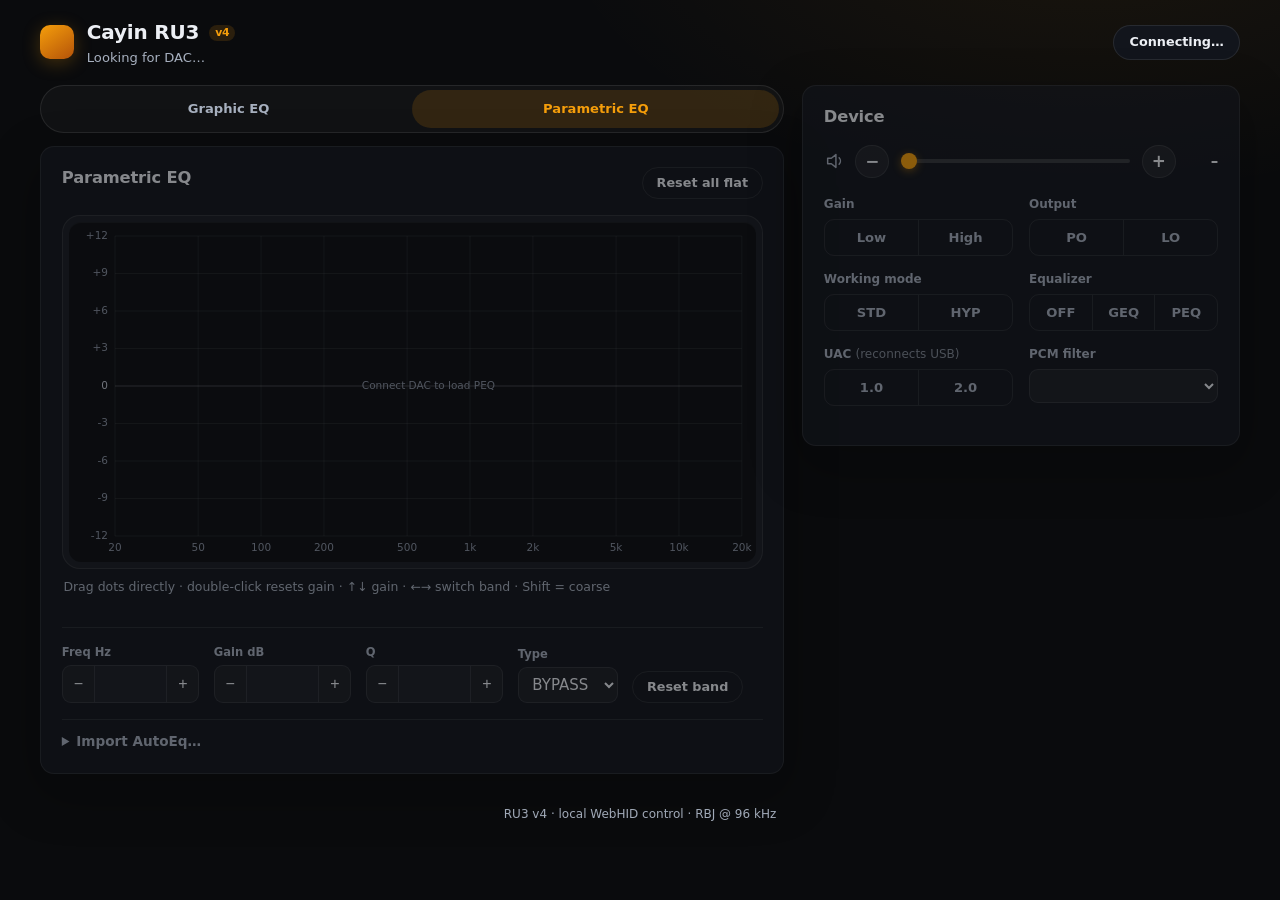
<file: v4/index.html>
<!DOCTYPE html>
<html lang="en">
<head>
<meta charset="utf-8">
<meta name="viewport" content="width=device-width, initial-scale=1.0">
<meta name="color-scheme" content="dark">
<title>RU3 Control Deck</title>
<link rel="stylesheet" href="styles.css">
</head>
<body>
<header class="topbar">
  <div class="brand">
    <span class="brand-mark" aria-hidden="true"></span>
    <div>
      <h1>Cayin RU3 <span class="vtag">v4</span></h1>
      <p id="device-line" class="device-line">Looking for DAC…</p>
    </div>
  </div>
  <div id="status-pill" class="pill" role="status">Connecting…</div>
</header>

<div id="offline-banner" class="banner" hidden>
  <span>DAC not connected. Plug in the Cayin RU3 and select it in Chrome.</span>
  <button id="retry-btn" type="button" class="btn small">Connect DAC</button>
</div>

<main id="app" class="layout" aria-busy="true">
  <div class="eq-editors">
    <div class="seg eq-tabs" role="tablist" aria-label="Equalizer editor">
      <button id="tab-geq" type="button" role="tab" aria-selected="false" aria-controls="geq-panel" tabindex="-1">Graphic EQ</button>
      <button id="tab-peq" type="button" role="tab" aria-selected="true" aria-controls="peq-panel">Parametric EQ</button>
    </div>
  <section id="geq-panel" class="panel wide geq-panel" role="tabpanel" aria-labelledby="tab-geq" hidden>
    <div class="panel-head">
      <div><span class="geq-eyebrow">10 fixed bands</span><h2>Graphic EQ</h2></div>
      <button id="geq-reset" type="button" class="btn small ghost" disabled>Reset flat</button>
    </div>
    <div id="geq-warn" class="eq-warn" hidden>
      <span id="geq-warn-text"></span>
      <button id="geq-on-btn" type="button" class="btn small primary">Use Graphic</button>
    </div>
    <p class="geq-intro">Shape your sound, one frequency at a time.</p>
    <div class="geq-tray"><div id="geq-sliders" class="geq-sliders" aria-label="Graphic EQ bands"></div></div>
    <div class="geq-footer">
      <span id="geq-status" class="mini-status" role="status">Load the DAC to edit GEQ.</span>
      <button id="geq-reload" type="button" class="btn small ghost">Read from DAC</button>
    </div>
    <p class="hint">&minus;12 to +12 dB &middot; double-click a slider to zero it &middot; changes save automatically</p>
  </section>
  <section id="peq-panel" class="panel wide" role="tabpanel" aria-labelledby="tab-peq">
    <div class="panel-head">
      <h2 id="peq-h">Parametric EQ</h2>
      <div class="peq-actions">
        <span id="peq-status" class="mini-status"></span>
        <button id="reset-all" type="button" class="btn small ghost">Reset all flat</button>
      </div>
    </div>
    <div id="eq-warn" class="eq-warn" hidden>
      <span id="eq-warn-text"></span>
      <button id="eq-on-btn" type="button" class="btn small primary">Use Parametric</button>
    </div>
    <div class="graph-shell">
      <canvas id="graph" tabindex="0" role="application"
        aria-label="EQ curve. Drag a band dot to change frequency and gain. Arrow keys adjust the selected band."></canvas>
    </div>
    <p class="hint">Drag dots directly &middot; double-click resets gain &middot;
      &uarr;&darr; gain &middot; &larr;&rarr; switch band &middot; Shift = coarse</p>
    <div id="chips" class="chips" role="listbox" aria-label="Bands"></div>
    <form id="editor" class="editor" autocomplete="off">
      <div class="field">
        <label for="f-freq">Freq Hz</label>
        <div class="stepper">
          <button type="button" data-step="freq,-1" aria-label="Frequency down">&minus;</button>
          <input id="f-freq" inputmode="numeric" pattern="[0-9]*">
          <button type="button" data-step="freq,1" aria-label="Frequency up">+</button>
        </div>
      </div>
      <div class="field">
        <label for="f-gain">Gain dB</label>
        <div class="stepper">
          <button type="button" data-step="gain,-0.1" aria-label="Gain down">&minus;</button>
          <input id="f-gain" inputmode="decimal">
          <button type="button" data-step="gain,0.1" aria-label="Gain up">+</button>
        </div>
      </div>
      <div class="field">
        <label for="f-q">Q</label>
        <div class="stepper">
          <button type="button" data-step="q,-0.01" aria-label="Q down">&minus;</button>
          <input id="f-q" inputmode="decimal">
          <button type="button" data-step="q,0.01" aria-label="Q up">+</button>
        </div>
      </div>
      <div class="field">
        <label for="f-type">Type</label>
        <select id="f-type">
          <option>BYPASS</option><option>LSHELF</option><option>PEAK</option>
          <option>HSHELF</option><option>LPF</option><option>HPF</option>
        </select>
      </div>
      <button id="reset-band" type="button" class="btn small ghost">Reset band</button>
    </form>
    <details id="import-box" class="import-box">
      <summary>Import AutoEq…</summary>
      <p class="hint">Paste AutoEq <em>ParametricEQ.txt</em> or pick the file.
        Preamp is folded into every band (the DAC has no preamp control).</p>
      <textarea id="import-text" rows="6" spellcheck="false" placeholder="Preamp: -1.9 dB&#10;Filter 1: ON PK Fc 35 Hz Gain -0.6 dB Q 1.200&#10;…"></textarea>
      <div class="import-row">
        <label class="check"><input id="import-preamp" type="checkbox" checked> Fold preamp into gains</label>
        <input id="import-file" type="file" accept=".txt,text/plain">
        <button id="import-btn" type="button" class="btn small primary">Import &amp; apply</button>
      </div>
    </details>
  </section>
  </div>

  <section class="panel" aria-labelledby="dev-h">
    <div class="panel-head"><h2 id="dev-h">Device</h2></div>
    <div class="vol-row">
      <svg class="ico" viewBox="0 0 24 24" aria-hidden="true"><path d="M4 9v6h4l5 4V5L8 9H4z" fill="none" stroke="currentColor" stroke-width="1.6" stroke-linejoin="round"/><path d="M16.5 8.5a5 5 0 0 1 0 7" fill="none" stroke="currentColor" stroke-width="1.6" stroke-linecap="round"/></svg>
      <button id="vol-down" type="button" class="btn round" aria-label="Volume down">&minus;</button>
      <input id="vol" type="range" min="0" max="100" step="1" value="0" aria-label="Volume">
      <button id="vol-up" type="button" class="btn round" aria-label="Volume up">+</button>
      <output id="vol-num" for="vol">–</output>
    </div>
    <div class="ctl-grid">
      <div class="ctl"><span class="ctl-label">Gain</span>
        <div class="seg" id="seg-gain" role="group" aria-label="Gain">
          <button type="button" data-v="0">Low</button><button type="button" data-v="1">High</button>
        </div></div>
      <div class="ctl"><span class="ctl-label">Output</span>
        <div class="seg" id="seg-output" role="group" aria-label="Output">
          <button type="button" data-v="0">PO</button><button type="button" data-v="1">LO</button>
        </div></div>
      <div class="ctl"><span class="ctl-label">Working mode</span>
        <div class="seg" id="seg-work" role="group" aria-label="Working mode">
          <button type="button" data-v="0">STD</button><button type="button" data-v="1">HYP</button>
        </div></div>
      <div class="ctl"><span class="ctl-label">Equalizer</span>
        <div class="seg" id="seg-eq" role="group" aria-label="Equalizer preset">
          <button type="button" data-v="0">OFF</button><button type="button" data-v="8">GEQ</button><button type="button" data-v="9">PEQ</button>
        </div></div>
      <div class="ctl"><span class="ctl-label">UAC <em>(reconnects USB)</em></span>
        <div class="seg" id="seg-uac" role="group" aria-label="UAC mode">
          <button type="button" data-v="0">1.0</button><button type="button" data-v="1">2.0</button>
        </div></div>
      <div class="ctl"><span class="ctl-label">PCM filter</span>
        <select id="sel-filter" aria-label="PCM filter"></select>
      </div>
    </div>
    <p id="raw-line" class="raw"></p>
  </section>
</main>

<footer class="foot">RU3 v4 &middot; local WebHID control &middot; RBJ @ 96 kHz</footer>
<script src="ru3.js"></script>
<script src="device-api.js"></script>
<script src="autoeq.js"></script>
<script src="app.js"></script>
</body>
</html>
</file>
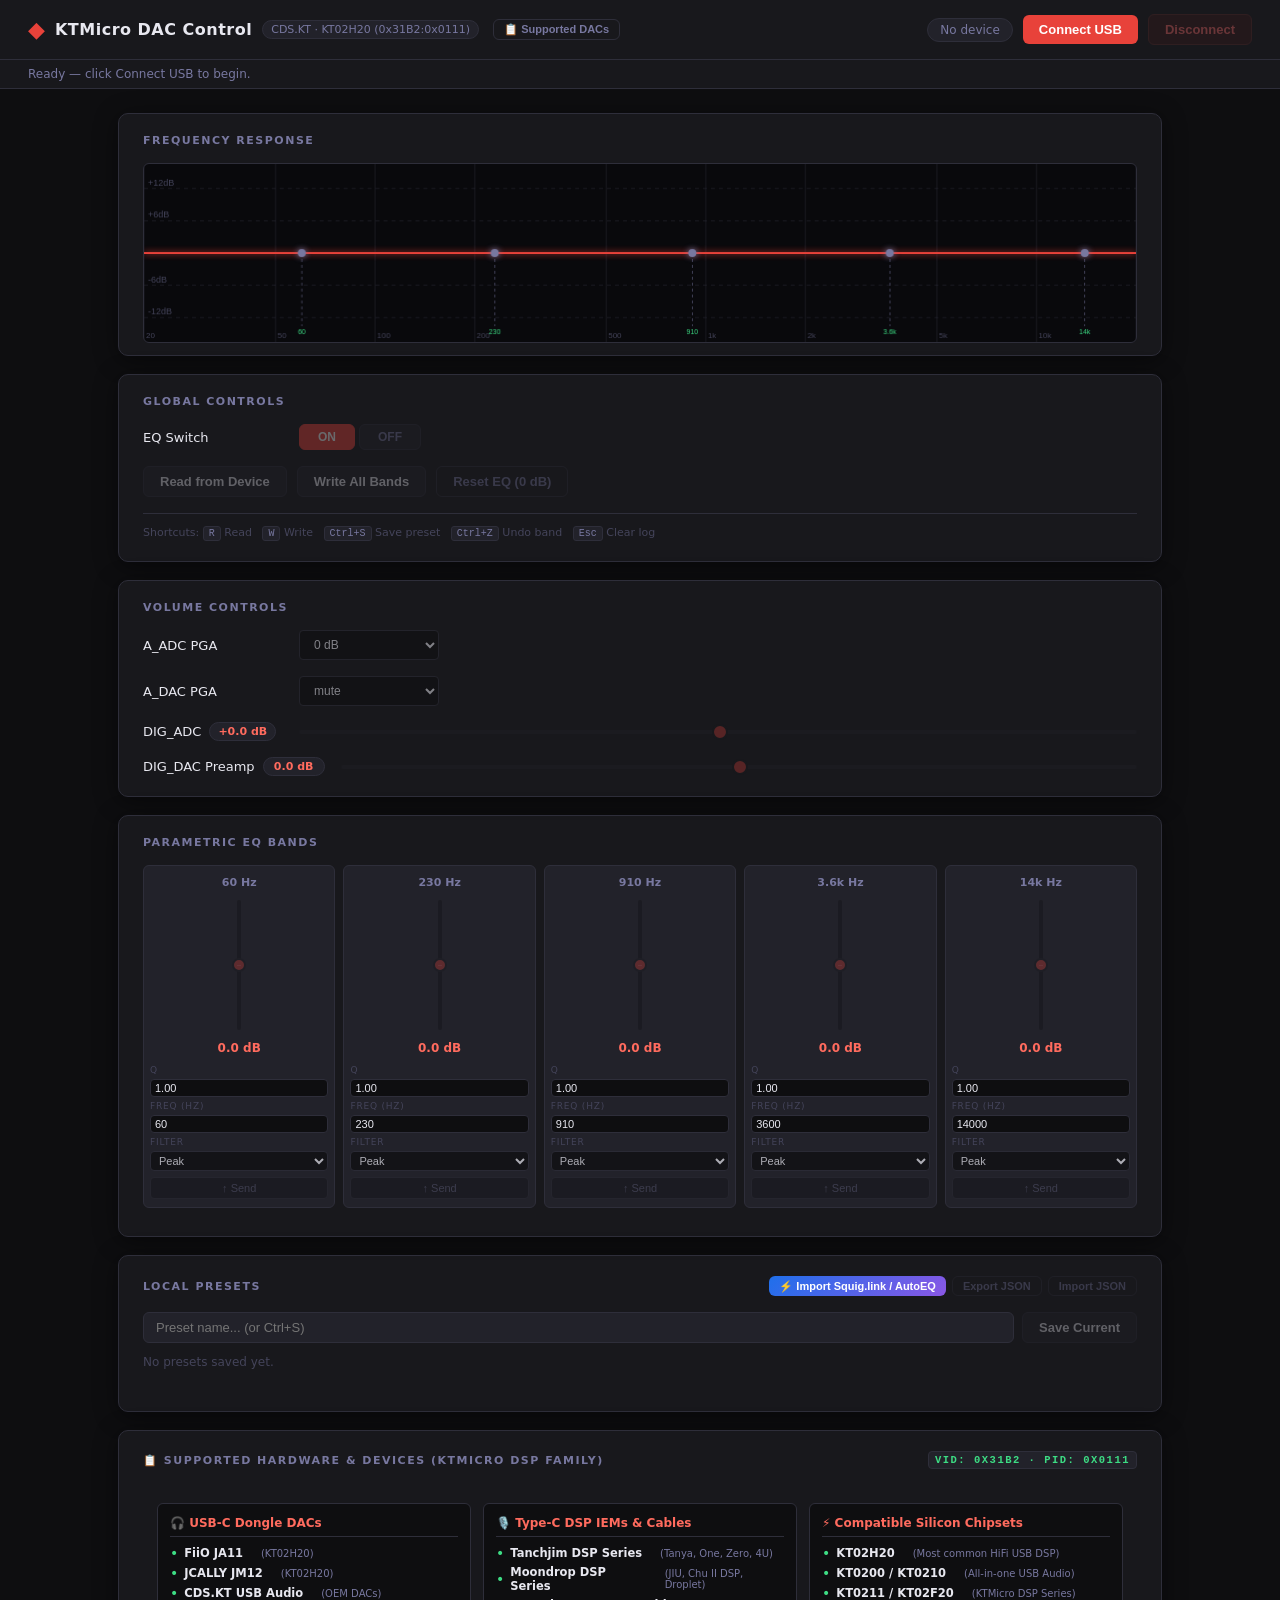
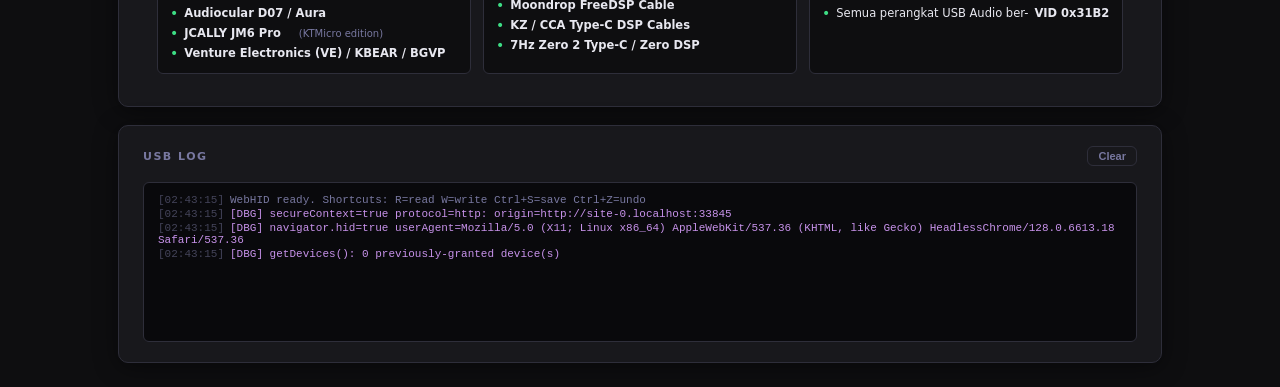
<file: peq.html>
<!DOCTYPE html>
<html lang="en">
<head>
  <meta charset="UTF-8" />
  <meta name="viewport" content="width=device-width, initial-scale=1.0" />
  <meta name="color-scheme" content="dark" />
  <title>KTMicro DAC Control - CDS.KT USB Audio</title>
  <style>
/* ─────────────────────────────────────────────────────────
   FiiO DAC Control — Offline  |  style.css  v3
   ───────────────────────────────────────────────────────── */

:root {
  --bg:        #0e0e10;
  --bg2:       #18181c;
  --bg3:       #22222a;
  --border:    #2e2e3a;
  --accent:    #e8423a;
  --accent2:   #ff6b5e;
  --text:      #e8e8f0;
  --text-dim:  #7878a0;
  --text-xdim: #44445a;
  --green:     #3ddc84;
  --yellow:    #ffd060;
  --radius:    10px;
  --radius-sm: 6px;
  --shadow:    0 4px 24px rgba(0,0,0,.45);
}

*, *::before, *::after { box-sizing: border-box; margin: 0; padding: 0; }
html { font-size: 14px; }
body {
  background: var(--bg);
  color: var(--text);
  font-family: 'Segoe UI', system-ui, sans-serif;
  min-height: 100vh;
  display: flex;
  flex-direction: column;
}

button:focus-visible,
input:focus-visible,
select:focus-visible {
  outline: 2px solid var(--accent2);
  outline-offset: 2px;
}

/* ── HEADER ── */
header {
  display: flex;
  align-items: center;
  justify-content: space-between;
  padding: 14px 28px;
  background: var(--bg2);
  border-bottom: 1px solid var(--border);
  position: sticky;
  top: 0;
  z-index: 100;
  gap: 12px;
}
.header-left { display: flex; align-items: center; gap: 10px; flex-shrink: 0; }
.logo-mark   { font-size: 22px; color: var(--accent); }
.app-title   { font-size: 16px; font-weight: 700; letter-spacing: .5px; }
.app-sub     {
  font-size: 11px; color: var(--text-dim);
  background: var(--bg3); padding: 2px 8px;
  border-radius: 20px; border: 1px solid var(--border);
}
.header-right { display: flex; align-items: center; gap: 10px; }
.device-name {
  font-size: 12px; color: var(--text-dim);
  background: var(--bg3); padding: 4px 12px;
  border-radius: 20px; border: 1px solid var(--border);
  max-width: 200px; overflow: hidden; text-overflow: ellipsis; white-space: nowrap;
}

/* Feature D: queue depth badge */
.queue-badge {
  font-size: 11px; color: var(--yellow);
  background: rgba(255, 208, 96, 0.12);
  border: 1px solid rgba(255, 208, 96, 0.3);
  padding: 2px 10px; border-radius: 20px;
  animation: pulse 1.5s ease-in-out infinite;
}
@keyframes pulse { 0%,100%{opacity:1} 50%{opacity:.55} }

/* ── STATUS BAR ── */
.status-bar {
  padding: 7px 28px; font-size: 12px;
  border-bottom: 1px solid var(--border);
  transition: background .3s;
}
.status-idle    { background: var(--bg2); color: var(--text-dim); }
.status-ok      { background: #0d2a1a;   color: var(--green); }
.status-error   { background: #2a0d0d;   color: #ff6b6b; }
.status-working { background: #1a1a2a;   color: var(--yellow); }

/* ── BUTTONS ── */
.btn {
  padding: 7px 16px; border: none; border-radius: var(--radius-sm);
  cursor: pointer; font-size: 13px; font-weight: 600;
  transition: opacity .15s, transform .1s; white-space: nowrap;
}
.btn:active:not(:disabled) { transform: scale(.96); }
.btn:disabled { opacity: .35; cursor: not-allowed; }
.btn-primary   { background: var(--accent); color: #fff; }
.btn-primary:hover:not(:disabled)   { background: var(--accent2); }
.btn-danger    { background: #3a1a1a; color: #ff6b6b; border: 1px solid #5a2a2a; }
.btn-danger:hover:not(:disabled)    { background: #4a2020; }
.btn-secondary { background: var(--bg3); color: var(--text); border: 1px solid var(--border); }
.btn-secondary:hover:not(:disabled) { background: #2a2a36; }
.btn-ghost     { background: transparent; color: var(--text-dim); border: 1px solid var(--border); }
.btn-ghost:hover:not(:disabled)     { color: var(--text); border-color: #4a4a60; }
.btn-sm        { padding: 3px 10px; font-size: 11px; }

/* ── TOGGLE ── */
.toggle-group { display: flex; gap: 4px; }
.toggle-btn {
  padding: 5px 18px; border-radius: var(--radius-sm);
  border: 1px solid var(--border); background: var(--bg3);
  color: var(--text-dim); cursor: pointer; font-size: 12px; font-weight: 700;
  transition: all .15s;
}
.toggle-btn.active { background: var(--accent); color: #fff; border-color: var(--accent); }
.toggle-btn:disabled { opacity: .35; cursor: not-allowed; }

/* ── KEYBOARD SHORTCUT HINT (Feature J) ── */
.shortcut-hint {
  font-size: 11px; color: var(--text-xdim);
  margin-top: 14px; padding-top: 12px;
  border-top: 1px solid var(--border);
}
kbd {
  display: inline-block;
  background: var(--bg3); border: 1px solid var(--border);
  border-radius: 3px; padding: 1px 5px;
  font-family: monospace; font-size: 10px;
  color: var(--text-dim);
}

/* ── LAYOUT ── */
.main {
  display: flex; flex-direction: column; gap: 18px;
  padding: 24px 28px; max-width: 1100px; width: 100%; margin: 0 auto;
}

/* ── CARDS ── */
.card {
  background: var(--bg2); border: 1px solid var(--border);
  border-radius: var(--radius); padding: 20px 24px; box-shadow: var(--shadow);
}
.card-title {
  font-size: 11px; font-weight: 700; text-transform: uppercase;
  letter-spacing: 1.5px; color: var(--text-dim); margin-bottom: 16px;
}

/* ── VISUALIZER CANVAS ── */
.visualizer-card { padding-bottom: 12px; }
.eq-canvas {
  display: block; width: 100%; height: 180px;
  border-radius: var(--radius-sm);
  background: #09090c; border: 1px solid var(--border);
}

/* ── GLOBAL CONTROLS ── */
.control-row { display: flex; align-items: center; gap: 16px; margin-bottom: 16px; }
.control-row:last-child { margin-bottom: 0; }
.control-label {
  min-width: 140px; font-size: 13px; color: var(--text);
  display: flex; align-items: center; gap: 8px;
}
.value-badge {
  background: var(--bg3); border: 1px solid var(--border);
  padding: 2px 8px; border-radius: 20px;
  font-size: 11px; color: var(--accent2); font-weight: 700;
  min-width: 62px; text-align: center;
}

.volume-select {
  background: var(--bg); border: 1px solid var(--border);
  color: var(--text); border-radius: 4px; padding: 6px 10px;
  font-size: 12px; outline: none; min-width: 140px; cursor: pointer;
}
.volume-select:focus { border-color: var(--accent); }
.volume-select:disabled { opacity: 0.5; cursor: not-allowed; }
.btn-row { gap: 10px; flex-wrap: wrap; }

/* ── SLIDERS ── */
input[type=range] {
  -webkit-appearance: none; appearance: none;
  height: 4px; border-radius: 2px; background: var(--bg3); outline: none; cursor: pointer;
}
input[type=range]::-webkit-slider-thumb {
  -webkit-appearance: none;
  width: 16px; height: 16px; border-radius: 50%;
  background: var(--accent); cursor: pointer;
  border: 2px solid var(--bg2); transition: transform .15s;
}
input[type=range]::-webkit-slider-thumb:hover { transform: scale(1.2); }
input[type=range]:disabled { opacity: .3; cursor: not-allowed; }
.slider-wide { flex: 1; }

/* ── BUILT-IN PRESETS ── */
.builtin-presets { display: flex; flex-wrap: wrap; gap: 8px; }
.builtin-btn {
  padding: 6px 18px; border-radius: 20px;
  border: 1px solid var(--border); background: var(--bg3);
  color: var(--text-dim); cursor: pointer; font-size: 12px; font-weight: 600;
  transition: all .15s;
}
.builtin-btn:hover  { border-color: var(--accent); color: var(--text); }
.builtin-btn.active { background: var(--accent); color: #fff; border-color: var(--accent); }

/* ── EQ BANDS ── */
.eq-bands {
  display: flex; gap: 8px; align-items: flex-end;
  overflow-x: auto; padding-bottom: 8px;
  scrollbar-color: var(--border) transparent;
}

/* Feature H: gain tint transition */
.eq-band {
  display: flex; flex-direction: column; align-items: center;
  flex: 1; min-width: 72px;
  background: var(--bg3); border: 1px solid var(--border);
  border-radius: var(--radius-sm); padding: 10px 6px 8px; gap: 6px;
  transition: border-color .2s, background .3s;
}
.eq-band:hover   { border-color: #4a4a60; }
.eq-band.changed { border-color: var(--accent); }

.band-freq {
  font-size: 11px; font-weight: 700; color: var(--text-dim); text-align: center;
  /* Fix B: transitions when label updates */
  transition: color .2s;
}
.band-slider-wrap {
  position: relative; height: 140px;
  display: flex; align-items: center; justify-content: center;
}
input.vslider {
  writing-mode: vertical-lr; direction: rtl;
  width: 4px; height: 130px; cursor: pointer; background: var(--bg);
}
input.vslider::-webkit-slider-thumb { width: 14px; height: 14px; }
.zero-line {
  position: absolute; left: 0; right: 0; top: 50%;
  height: 1px; background: var(--border); pointer-events: none;
}
.band-gain-val {
  font-size: 12px; font-weight: 700; color: var(--accent2);
  min-height: 18px; text-align: center;
}
.band-controls { display: flex; flex-direction: column; gap: 4px; width: 100%; }
.band-controls label {
  font-size: 9px; color: var(--text-xdim);
  text-transform: uppercase; letter-spacing: .8px;
}
.band-controls select,
.band-controls input[type=number] {
  width: 100%; background: var(--bg); border: 1px solid var(--border);
  color: var(--text); border-radius: 4px; padding: 2px 4px;
  font-size: 11px; outline: none;
}
.band-controls select:focus,
.band-controls input[type=number]:focus { border-color: var(--accent); }
.band-send-btn {
  width: 100%; padding: 4px 0; font-size: 11px; border-radius: 4px;
  border: 1px solid var(--border); background: var(--bg); color: var(--text-dim);
  cursor: pointer; transition: all .15s;
}
.band-send-btn:hover:not(:disabled) { background: var(--accent); color: #fff; border-color: var(--accent); }
.band-send-btn:disabled { opacity: .3; cursor: not-allowed; }

/* ── LOCAL PRESETS ── */
.presets-header  { display: flex; justify-content: space-between; align-items: center; }
.preset-actions  { display: flex; gap: 6px; }
.preset-row      { display: flex; gap: 8px; margin-bottom: 12px; }
.preset-input {
  flex: 1; background: var(--bg3); border: 1px solid var(--border);
  color: var(--text); border-radius: var(--radius-sm);
  padding: 7px 12px; font-size: 13px; outline: none;
}
.preset-input:focus { border-color: var(--accent); }
.preset-list { display: flex; flex-wrap: wrap; gap: 8px; min-height: 36px; }
.preset-chip {
  display: flex; align-items: center; gap: 6px;
  background: var(--bg3); border: 1px solid var(--border);
  border-radius: var(--radius-sm); padding: 6px 6px 6px 14px;
  cursor: pointer; transition: border-color .15s;
}
.preset-chip:hover { border-color: var(--accent); }
.chip-info { display: flex; flex-direction: column; gap: 1px; }
.preset-chip-name { font-size: 12px; color: var(--text); }
.chip-date        { font-size: 10px; color: var(--text-xdim); }
.preset-chip-del {
  background: none; border: none; color: var(--text-dim);
  cursor: pointer; font-size: 14px; line-height: 1; padding: 0 4px;
  border-radius: 50%; transition: color .15s;
}
.preset-chip-del:hover { color: #ff6b6b; }

/* ── USB LOG ── */
.log-header { display: flex; justify-content: space-between; align-items: center; }
.log-box {
  background: #09090c; border: 1px solid var(--border);
  border-radius: var(--radius-sm); padding: 10px 14px;
  font-family: 'Consolas', 'Fira Code', monospace; font-size: 11px;
  height: 160px; overflow-y: auto; color: var(--text-dim);
}
.log-entry      { padding: 1px 0; }
.log-entry.tx   { color: #5fbfff; }
.log-entry.rx   { color: var(--green); }
.log-entry.err  { color: #ff6b6b; }
.log-entry.warn { color: var(--yellow); }
.log-entry.inf  { color: var(--text-dim); }
.log-entry.dbg  { color: #c792ea; }
.log-ts         { color: var(--text-xdim); margin-right: 6px; }

/* ── TOAST NOTIFICATIONS (Feature G) ── */
#toast-root {
  position: fixed; bottom: 24px; right: 24px;
  display: flex; flex-direction: column; gap: 10px;
  z-index: 9999; pointer-events: none;
}
.toast {
  padding: 10px 18px; border-radius: var(--radius-sm);
  font-size: 13px; font-weight: 500;
  border: 1px solid var(--border);
  background: var(--bg2);
  box-shadow: 0 4px 20px rgba(0,0,0,.6);
  opacity: 0;
  transform: translateY(10px);
  transition: opacity .22s ease, transform .22s ease;
  pointer-events: auto;
}
.toast-show { opacity: 1; transform: translateY(0); }
.toast-ok    { border-color: var(--green);  color: var(--green); }
.toast-info  { border-color: var(--border); color: var(--text);  }
.toast-warn  { border-color: var(--yellow); color: var(--yellow); }
.toast-error { border-color: #ff6b6b;       color: #ff6b6b; }

@media (max-width: 820px) {
  header,
  .control-row,
  .presets-header,
  .log-header {
    flex-wrap: wrap;
  }

  header {
    padding: 12px 16px;
  }

  .status-bar,
  .main {
    padding-left: 16px;
    padding-right: 16px;
  }

  .main {
    padding-top: 16px;
    padding-bottom: 16px;
  }

  .control-label {
    min-width: 0;
    width: 100%;
    justify-content: space-between;
  }

  .slider-wide {
    width: 100%;
  }

  .preset-row {
    flex-direction: column;
  }

  .preset-row .btn {
    width: 100%;
  }

  .preset-actions {
    width: 100%;
    flex-wrap: wrap;
  }

  .eq-band {
    min-width: 88px;
  }
}


/* ── AUTOEQ MODAL ── */
.modal-overlay {
  position: fixed;
  top: 0; left: 0; right: 0; bottom: 0;
  background: rgba(0, 0, 0, 0.75);
  backdrop-filter: blur(4px);
  display: flex;
  align-items: center;
  justify-content: center;
  z-index: 1000;
  padding: 16px;
  animation: fadeIn 0.15s ease-out;
}
@keyframes fadeIn { from { opacity: 0; } to { opacity: 1; } }

.modal-card {
  background: var(--bg2);
  border: 1px solid var(--border);
  border-radius: var(--radius);
  width: 100%;
  max-width: 640px;
  box-shadow: 0 12px 40px rgba(0,0,0,0.6);
  display: flex;
  flex-direction: column;
  overflow: hidden;
}

.modal-header {
  display: flex;
  align-items: center;
  justify-content: space-between;
  padding: 14px 18px;
  background: var(--bg3);
  border-bottom: 1px solid var(--border);
}
.modal-title { font-size: 14px; font-weight: 700; color: var(--text); }

.modal-body {
  padding: 18px;
  display: flex;
  flex-direction: column;
  gap: 12px;
  max-height: 75vh;
  overflow-y: auto;
}

.modal-desc {
  font-size: 12px;
  color: var(--text-dim);
  line-height: 1.5;
}

.autoeq-textarea {
  width: 100%;
  height: 130px;
  background: var(--bg);
  border: 1px solid var(--border);
  border-radius: var(--radius-sm);
  color: var(--text);
  font-family: var(--mono, monospace);
  font-size: 11.5px;
  padding: 10px;
  resize: vertical;
  outline: none;
}
.autoeq-textarea:focus { border-color: var(--accent2); }

.autoeq-preview-box {
  background: var(--bg);
  border: 1px solid var(--border);
  border-radius: var(--radius-sm);
  padding: 12px;
  display: flex;
  flex-direction: column;
  gap: 8px;
}

.preview-header {
  display: flex;
  justify-content: space-between;
  align-items: center;
  font-size: 12px;
  font-weight: 600;
}
.preview-stats { color: var(--green); }
.badge-preamp {
  background: rgba(232, 66, 58, 0.2);
  color: var(--accent2);
  padding: 2px 8px;
  border-radius: 12px;
  border: 1px solid rgba(232, 66, 58, 0.4);
  font-size: 11px;
  font-family: monospace;
}

.autoeq-table {
  width: 100%;
  border-collapse: collapse;
  font-size: 11.5px;
  font-family: monospace;
  margin-top: 4px;
}
.autoeq-table th {
  text-align: left;
  padding: 4px 6px;
  color: var(--text-dim);
  border-bottom: 1px solid var(--border);
}
.autoeq-table td {
  padding: 4px 6px;
  border-bottom: 1px solid rgba(255,255,255,0.04);
}

.modal-footer {
  display: flex;
  align-items: center;
  justify-content: space-between;
  padding: 12px 18px;
  background: var(--bg3);
  border-top: 1px solid var(--border);
}


/* ── SUPPORTED DACS UI ── */
.supported-grid {
  display: grid;
  grid-template-columns: repeat(auto-fit, minmax(260px, 1fr));
  gap: 12px;
  margin-top: 6px;
}

.supported-col {
  background: var(--bg);
  border: 1px solid var(--border);
  border-radius: var(--radius-sm);
  padding: 12px;
  display: flex;
  flex-direction: column;
  gap: 8px;
}

.supported-col-title {
  font-size: 12px;
  font-weight: 700;
  color: var(--accent2);
  display: flex;
  align-items: center;
  gap: 6px;
  border-bottom: 1px solid var(--border);
  padding-bottom: 6px;
}

.supported-item-list {
  list-style: none;
  display: flex;
  flex-direction: column;
  gap: 4px;
}

.supported-item {
  font-size: 11.5px;
  display: flex;
  align-items: center;
  gap: 6px;
  color: var(--text);
}
.supported-item::before {
  content: "•";
  color: var(--green);
  font-size: 14px;
}
.supported-sub {
  font-size: 10px;
  color: var(--text-dim);
  margin-left: 12px;
}

.chip-tag {
  background: var(--bg3);
  border: 1px solid var(--border);
  padding: 2px 6px;
  border-radius: 4px;
  font-family: var(--mono, monospace);
  font-size: 10.5px;
  color: var(--green);
}

</style>
</head>
<body>
  <header>
    <div class="header-left">
      <span class="logo-mark">◆</span>
      <span class="app-title">KTMicro DAC Control</span>
      <span class="app-sub">CDS.KT · KT02H20 (0x31B2:0x0111)</span>
      <button id="btn-open-supported" class="btn btn-ghost btn-sm" style="font-size:11px; margin-left:4px;">📋 Supported DACs</button>
    </div>
    <div class="header-right">
      <span id="queue-badge" class="queue-badge" style="display:none"></span>
      <span id="device-name" class="device-name">No device</span>
      <button id="btn-connect" class="btn btn-primary">Connect USB</button>
      <button id="btn-disconnect" class="btn btn-danger" disabled>Disconnect</button>
    </div>
  </header>

  <div id="status-bar" class="status-bar status-idle" role="status" aria-live="polite">
    <span id="status-text">Not connected - click Connect USB to begin.</span>
  </div>

  <main class="main">
    <section class="card visualizer-card">
      <div class="card-title">Frequency Response</div>
      <canvas id="eq-canvas" class="eq-canvas" aria-label="Frequency response graph" role="img"></canvas>
    </section>

    <section class="card global-controls">
      <div class="card-title">Global Controls</div>

      <div class="control-row">
        <label class="control-label">EQ Switch</label>
        <div class="toggle-group">
          <button id="btn-eq-on" class="toggle-btn active" disabled>ON</button>
          <button id="btn-eq-off" class="toggle-btn" disabled>OFF</button>
        </div>
      </div>

      <div class="control-row btn-row">
        <button id="btn-read-all" class="btn btn-secondary" disabled title="R">Read from Device</button>
        <button id="btn-write-all" class="btn btn-secondary" disabled title="W">Write All Bands</button>
        <button id="btn-reset-eq" class="btn btn-ghost" disabled>Reset EQ (0 dB)</button>
      </div>

      <div class="shortcut-hint">
        Shortcuts: <kbd>R</kbd> Read &nbsp; <kbd>W</kbd> Write &nbsp;
        <kbd>Ctrl+S</kbd> Save preset &nbsp; <kbd>Ctrl+Z</kbd> Undo band &nbsp;
        <kbd>Esc</kbd> Clear log
      </div>
    </section>

    <section class="card volume-section">
      <div class="card-title">Volume Controls</div>

      <div class="control-row">
        <label class="control-label" title="Register 0x3A — analog ADC PGA gain">A_ADC PGA</label>
        <select id="pga-adc" class="volume-select" disabled></select>
      </div>

      <div class="control-row">
        <label class="control-label" title="Register 0x3B — analog DAC PGA gain">A_DAC PGA</label>
        <select id="pga-dac" class="volume-select" disabled></select>
      </div>

      <div class="control-row">
        <label class="control-label" title="Register 0x65 — digital ADC gain, 0.5dB steps">
          DIG_ADC
          <span class="value-badge" id="dig-adc-val">+0.0 dB</span>
        </label>
        <input type="range" id="dig-adc" class="slider slider-wide"
               min="-64" max="63.5" step="0.5" value="0" disabled />
      </div>

      <div class="control-row">
        <label class="control-label" title="Register 0x66 b0 — digital DAC gain, 0.5dB steps (single-DAC model)">
          DIG_DAC Preamp
          <span class="value-badge" id="global-gain-val">0.0 dB</span>
        </label>
        <input type="range" id="global-gain" class="slider slider-wide"
               min="-64" max="63.5" step="0.5" value="0" disabled />
      </div>
    </section>

    <section class="card eq-section">
      <div class="card-title">Parametric EQ Bands</div>
      <div id="eq-bands" class="eq-bands"></div>
    </section>

    <section class="card presets-section">
      <div class="card-title presets-header">
        <span>Local Presets</span>
        <div class="preset-actions">
          <button id="btn-open-autoeq" class="btn btn-primary btn-sm" style="background:linear-gradient(135deg, #1f6feb, #8957e5); border:none;">⚡ Import Squig.link / AutoEQ</button>
          <button id="btn-export" class="btn btn-ghost btn-sm" disabled>Export JSON</button>
          <button id="btn-import" class="btn btn-ghost btn-sm" disabled>Import JSON</button>
          <input type="file" id="file-import" accept=".json" style="display:none" />
        </div>
      </div>
      <div class="preset-row">
        <input type="text" id="preset-name" class="preset-input"
               placeholder="Preset name... (or Ctrl+S)" maxlength="40" />
        <button id="btn-save-preset" class="btn btn-secondary" disabled>Save Current</button>
      </div>
      <div id="preset-list" class="preset-list"></div>
    </section>

    
    <section class="card supported-dacs-section">
      <div class="card-title" style="display:flex; justify-content:space-between; align-items:center;">
        <span>📋 Supported Hardware & Devices (KTMicro DSP Family)</span>
        <span class="chip-tag">VID: 0x31B2 · PID: 0x0111</span>
      </div>
      <div class="card-body" style="padding: 12px 14px;">
        <div class="supported-grid">
          
          <div class="supported-col">
            <div class="supported-col-title">🎧 USB-C Dongle DACs</div>
            <ul class="supported-item-list">
              <li class="supported-item"><b>FiiO JA11</b> <span class="supported-sub">(KT02H20)</span></li>
              <li class="supported-item"><b>JCALLY JM12</b> <span class="supported-sub">(KT02H20)</span></li>
              <li class="supported-item"><b>CDS.KT USB Audio</b> <span class="supported-sub">(OEM DACs)</span></li>
              <li class="supported-item"><b>Audiocular D07 / Aura</b></li>
              <li class="supported-item"><b>JCALLY JM6 Pro</b> <span class="supported-sub">(KTMicro edition)</span></li>
              <li class="supported-item"><b>Venture Electronics (VE) / KBEAR / BGVP</b></li>
            </ul>
          </div>

          <div class="supported-col">
            <div class="supported-col-title">🎙️ Type-C DSP IEMs & Cables</div>
            <ul class="supported-item-list">
              <li class="supported-item"><b>Tanchjim DSP Series</b> <span class="supported-sub">(Tanya, One, Zero, 4U)</span></li>
              <li class="supported-item"><b>Moondrop DSP Series</b> <span class="supported-sub">(JIU, Chu II DSP, Droplet)</span></li>
              <li class="supported-item"><b>Moondrop FreeDSP Cable</b></li>
              <li class="supported-item"><b>KZ / CCA Type-C DSP Cables</b></li>
              <li class="supported-item"><b>7Hz Zero 2 Type-C / Zero DSP</b></li>
            </ul>
          </div>

          <div class="supported-col">
            <div class="supported-col-title">⚡ Compatible Silicon Chipsets</div>
            <ul class="supported-item-list">
              <li class="supported-item"><b>KT02H20</b> <span class="supported-sub">(Most common HiFi USB DSP)</span></li>
              <li class="supported-item"><b>KT0200 / KT0210</b> <span class="supported-sub">(All-in-one USB Audio)</span></li>
              <li class="supported-item"><b>KT0211 / KT02F20</b> <span class="supported-sub">(KTMicro DSP Series)</span></li>
              <li class="supported-item">Semua perangkat USB Audio ber-<b>VID 0x31B2</b></li>
            </ul>
          </div>

        </div>
      </div>
    </section>

    <section class="card log-section">
      <div class="card-title log-header">
        <span>USB Log</span>
        <button id="btn-clear-log" class="btn btn-ghost btn-sm" title="Esc">Clear</button>
      </div>
      <div id="log" class="log-box"></div>
    </section>
  </main>

  
  <!-- AutoEQ / Squig.link Normalizer Modal -->
  <div id="autoeq-modal" class="modal-overlay" style="display: none;">
    <div class="modal-card">
      <div class="modal-header">
        <div class="modal-title">⚡ Import AutoEQ / Squig.link (6–10 Band → 5-Band Normalizer)</div>
        <button id="btn-close-modal" class="btn btn-ghost btn-sm">✕</button>
      </div>
      <div class="modal-body">
        <p class="modal-desc">
          Paste teks Parametric EQ dari <b>Squig.link</b>, <b>AutoEQ</b>, atau <b>Equalizer APO</b> di bawah.
          Jika preset memiliki <b>6 hingga 10+ band</b>, algoritma psychoacoustic kami akan otomatis mereduksi & menormalisasinya menjadi <b>5 hardware band terpenting</b> dan menghitung <b>Preamp anti-clipping</b> yang aman.
        </p>
        <div class="modal-input-wrap">
          <textarea id="autoeq-input" class="autoeq-textarea" placeholder="Paste Parametric EQ text here, e.g.:
Preamp: -7.2 dB
Filter 1: ON PK Fc 34 Hz Gain 0.5 dB Q 2.000
Filter 2: ON PK Fc 190 Hz Gain -2.5 dB Q 0.600
Filter 3: ON PK Fc 830 Hz Gain 1.1 dB Q 1.400
Filter 4: ON PK Fc 1500 Hz Gain -1.6 dB Q 2.000
Filter 5: ON PK Fc 3900 Hz Gain -1.5 dB Q 0.800
Filter 6: ON PK Fc 6000 Hz Gain 7.2 dB Q 1.200"></textarea>
        </div>
        
        <div id="autoeq-preview" class="autoeq-preview-box" style="display: none;">
          <div class="preview-header">
            <span id="autoeq-stats" class="preview-stats">Parsed 6 bands → Normalized to 5 bands</span>
            <span id="autoeq-preamp-badge" class="badge-preamp">Preamp: -7.2 dB</span>
          </div>
          <div id="autoeq-table-wrap"></div>
          <div id="autoeq-omitted-note" style="font-size:11px; color:var(--text-dim); margin-top:4px;"></div>
        </div>
      </div>
      <div class="modal-footer">
        <button id="btn-sample-cadenza" class="btn btn-ghost btn-sm">Contoh: Cadenza (6-Band)</button>
        <div style="display: flex; gap: 8px;">
          <button id="btn-cancel-modal" class="btn btn-secondary">Cancel</button>
          <button id="btn-apply-autoeq" class="btn btn-primary" disabled>Apply to 5-Band EQ</button>
        </div>
      </div>
    </div>
  </div>

  
  <!-- Supported DACs Modal -->
  <div id="supported-modal" class="modal-overlay" style="display: none;">
    <div class="modal-card" style="max-width: 680px;">
      <div class="modal-header">
        <div class="modal-title">📋 Supported DACs & DSP Hardware</div>
        <button id="btn-close-supported-modal" class="btn btn-ghost btn-sm">✕</button>
      </div>
      <div class="modal-body">
        <p class="modal-desc">
          Tool ini kompatibel dengan semua DAC USB, dongle Type-C, dan kabel earphone DSP yang ditenagai oleh prosesor audio <b>KTMicro (Beijing Kun Teng Microelectronics)</b> dengan Vendor ID <code>0x31B2</code>.
        </p>
        <div class="supported-grid">
          
          <div class="supported-col">
            <div class="supported-col-title">🎧 USB-C Dongle DACs</div>
            <ul class="supported-item-list">
              <li class="supported-item"><b>FiiO JA11</b></li>
              <li class="supported-item"><b>JCALLY JM12</b></li>
              <li class="supported-item"><b>CDS.KT USB Audio</b></li>
              <li class="supported-item"><b>Audiocular D07 / Aura</b></li>
              <li class="supported-item"><b>JCALLY JM6 Pro</b> (KT)</li>
              <li class="supported-item"><b>VE / KBEAR / BGVP Dongles</b></li>
            </ul>
          </div>

          <div class="supported-col">
            <div class="supported-col-title">🎙️ Type-C DSP IEMs & Cables</div>
            <ul class="supported-item-list">
              <li class="supported-item"><b>Tanchjim Tanya DSP / One DSP / 4U</b></li>
              <li class="supported-item"><b>Moondrop JIU / Chu II DSP / Droplet</b></li>
              <li class="supported-item"><b>Moondrop FreeDSP Cable</b></li>
              <li class="supported-item"><b>KZ & CCA Type-C DSP Cables</b></li>
              <li class="supported-item"><b>7Hz Zero 2 Type-C</b></li>
            </ul>
          </div>

          <div class="supported-col">
            <div class="supported-col-title">⚡ Supported Chipsets</div>
            <ul class="supported-item-list">
              <li class="supported-item"><code>KT02H20</code></li>
              <li class="supported-item"><code>KT0200 / KT0210</code></li>
              <li class="supported-item"><code>KT0211 / KT02F20</code></li>
              <li class="supported-item">USB VID: <code>0x31B2</code></li>
            </ul>
          </div>

        </div>
      </div>
      <div class="modal-footer" style="justify-content: flex-end;">
        <button id="btn-close-supported-btn" class="btn btn-secondary">Close</button>
      </div>
    </div>
  </div>

  <div id="toast-root" aria-live="polite" aria-atomic="true"></div>
  <script>
/**
 * FiiO DAC Control — Offline App  |  app.js  v4
 * ─────────────────────────────────────────────────────────
 * KT02H20 (KTMicro 0x31B2:0x0111) register-level DSP control
 * Protocol: 0x4B HID report, 0x52 read / 0x57 write registers
 *
 * v4:  register-protocol rewrite (legacy AA/BB command protocol removed)
 *      debug logging, report-ID probe, single-frame send/recv
 *
 * Features:
 *  A  CommandQueue dedup by key (rapid slider → 1 send)
 *  B  Band-freq label sync on edit
 *  C  Queue pending badge
 *  D  Canvas ResizeObserver
 *  E  Band markers on curve
 *  F  Non-blocking toasts
 *  G  Gain color tinting
 *  H  JSON import validation
 *  I  Keyboard shortcuts (R/W/Ctrl+S/Ctrl+Z/Esc)
 *  J  Single-band undo
 */

'use strict';

/* ════════════════════════════════════════════════════════════
   § 1  PROTOCOL CONSTANTS  (KT02H20 register map)
════════════════════════════════════════════════════════════ */

const RPT_ID   = 0x4B;

const CMD_READ  = 0x52;  // 'R' — Read Register
const CMD_WRITE = 0x57;  // 'W' — Write Register (device ACKs with 0x03)
const WRITE_ACK = 0x03;

const REG = Object.freeze({
  MARKER:   0x00,
  FLAGS:    0x01,   // bit9 (0x0200) = single-DAC model
  VERSION:  0x04,   // 2 regs, LE32 ASCII
  TIMESTAMP:0x08,   // date string
  MANUF:    0x40,   // USB manufacturer string (8 regs)
  PRODUCT:  0x48,   // USB product string (8 regs)
  SERIAL:   0x50,   // USB serial string (7 regs)
  VIDPID:   0x5B,   // [PID:16][VID:16]
  EQ_ADC_EN:0x18,   // bit0 = ADC EQ enable
  EQ_ADC:   0x1A,   // ADC EQ bands (5×2 regs)
  EQ_DAC_EN:0x24,   // bit0 = DAC EQ enable
  EQ_DAC:   0x26,   // DAC EQ bands (5×2 regs)
  EQ_STRIDE:2,
  EQ_BANDS: 5,
  PGA_ADC:  0x3A,
  PGA_DAC:  0x3B,
  DIG_ADC:  0x65,   // byte0 = signed gain×2 (0.5 dB)
  DIG_DAC:  0x66,   // byte0 = DACL, byte1 = DACR (single-DAC: byte0 only)
  MAGIC:    0xE1,   // 0x12345678
});

/* ── PGA gain tables (comboBox index → label) ── */
const PGA_ADC_GAINS = ['0 dB', '-6 dB', '8 dB', '14 dB', '20 dB', '26 dB', '32 dB', '44 dB'];
const PGA_DAC_GAINS = ['mute', ...Array.from({length: 15}, (_, i) => `${(1.5*i - 18).toFixed(1)} dB`)];


/* ════════════════════════════════════════════════════════════
   § 2  COMMAND QUEUE
   Serial, 100 ms gap. Dedup by key: rapid slider → last send wins.
════════════════════════════════════════════════════════════ */
class CommandQueue {
  #q    = [];
  #busy = false;
  #gap;
  #onSizeChange = null;

  constructor(gapMs = 100) { this.#gap = gapMs; }

  get size() { return this.#q.length + (this.#busy ? 1 : 0); }

  onSizeChange(fn) { this.#onSizeChange = fn; }

  add(task, key = null) {
    return new Promise((res, rej) => {
      if (key !== null) {
        const idx = this.#q.findIndex(t => t.key === key);
        if (idx !== -1) {
          const existing = this.#q[idx];
          const superseded = existing.superseded
            ? [...existing.superseded, existing.res]
            : [existing.res];
          const wrapped = async () => {
            const result = await task();
            superseded.forEach(fn => fn(result));
            return result;
          };
          this.#q[idx] = { key, task: wrapped, res, rej, superseded };
          this.#notify();
          return;
        }
      }
      this.#q.push({ key, task, res, rej, superseded: [] });
      this.#notify();
      this.#drain();
    });
  }

  async #drain() {
    if (this.#busy) return;
    this.#busy = true;
    this.#notify();
    while (this.#q.length) {
      const { task, res, rej, superseded = [] } = this.#q.shift();
      this.#notify();
      try {
        const result = await task();
        superseded.forEach(fn => fn(result));
        res(result);
      } catch (e) { rej(e); }
      if (this.#q.length) await sleep(this.#gap);
    }
    this.#busy = false;
    this.#notify();
  }

  #notify() { this.#onSizeChange?.(this.size); }

  clear() {
    this.#q.forEach(({ rej }) => rej(new Error('Queue cleared')));
    this.#q = [];
    this.#notify();
  }
}


/* ════════════════════════════════════════════════════════════
   § 3  DEVICE PROFILES
════════════════════════════════════════════════════════════ */
const PROFILES = {
  'KT02H20': {
    reportId: RPT_ID, probeReportIds: false,
    gainRange: { min: -12, max: 12 }, qRange: { min: 0.1, max: 16 },
    defaultBandCount: REG.EQ_BANDS,
    filterTypes: [
      { value: 0, label: 'Peak' },      { value: 1, label: 'LPF' },
      { value: 2, label: 'HPF' },       { value: 3, label: 'Low Shelf' },
      { value: 4, label: 'High Shelf' },
    ],
  },
};

const DEFAULT_PROFILE = {
  reportId: RPT_ID, probeReportIds: true,
  gainRange: { min: -12, max: 12 }, qRange: { min: 0.1, max: 16 },
  defaultBandCount: REG.EQ_BANDS,
  filterTypes: [
    { value: 0, label: 'Peak' },      { value: 1, label: 'LPF' },
    { value: 2, label: 'HPF' },       { value: 3, label: 'Low Shelf' },
    { value: 4, label: 'High Shelf' },
  ],
};

function resolveProfile(productName = '') {
  for (const [key, p] of Object.entries(PROFILES)) {
    if (productName === key || productName.includes(key) || key.includes(productName)) return p;
  }
  return DEFAULT_PROFILE;
}


/* ════════════════════════════════════════════════════════════
   § 4  HID CONTROLLER
════════════════════════════════════════════════════════════ */
class HIDController {
  #dev     = null;
  #profile = DEFAULT_PROFILE;
  #queue   = new CommandQueue(100);
  #onDisc  = null;

  constructor() {
    this.#queue.onSizeChange(n => updateQueueBadge(n));
  }

  get connected()   { return this.#dev?.opened ?? false; }
  get profile()     { return this.#profile; }
  get productName() { return this.#dev?.productName ?? ''; }

  async connect(onDisconnect) {
    dbg('connect() — calling navigator.hid.requestDevice({ filters: [] })…');
    let list;
    try {
      list = await navigator.hid.requestDevice({ filters: [] });
    } catch (err) {
      dbg(`requestDevice() threw ${err.name}: ${err.message}`);
      throw err;
    }
    dbg(`requestDevice() returned ${list.length} device(s).`);
    if (!list.length) {
      dbg('Picker closed with no selection, or browser hid the device.');
      throw new Error('No device selected.');
    }

    list.forEach((d, i) => {
      dbg(`  device[${i}] "${d.productName || '(unnamed)'}" vid=${hex(d.vendorId)} pid=${hex(d.productId)} opened=${d.opened} collections=${d.collections?.length ?? 0}`);
      d.collections?.forEach((c, ci) => {
        const ids = r => (r || []).map(x => x.reportId).join(',') || '-';
        dbg(`      collection[${ci}] usagePage=${hex(c.usagePage)} usage=${hex(c.usage)} inReports=[${ids(c.inputReports)}] outReports=[${ids(c.outputReports)}] featReports=[${ids(c.featureReports)}]`);
      });
    });

    let dev = list[0];
    for (const d of list) {
      if (d.collections?.some(c => c.inputReports?.length && c.outputReports?.length)) {
        dev = d; break;
      }
    }
    dbg(`Selected: "${dev.productName || '(unnamed)'}" (vid=${hex(dev.vendorId)} pid=${hex(dev.productId)})`);

    if (!dev.opened) {
      dbg('Calling device.open()…');
      try {
        await dev.open();
        dbg('device.open() succeeded.');
      } catch (err) {
        dbg(`device.open() threw ${err.name}: ${err.message}`);
        if (err.name === 'NotAllowedError') {
          dbg('Hint (Linux): missing udev rule — check /dev/hidraw* permissions.');
        }
        throw err;
      }
    } else {
      dbg('Device already open.');
    }

    this.#dev     = dev;
    this.#profile = resolveProfile(dev.productName);
    dbg(`Profile: ${this.#profile === DEFAULT_PROFILE ? 'DEFAULT (no match)' : 'matched "' + dev.productName + '"'} — reportId=${this.#profile.reportId}`);
    clearUndoStack();

    this.#onDisc = onDisconnect;
    navigator.hid.addEventListener('disconnect', this.#discHandler, { once: true });

    if (this.#profile.probeReportIds) await this.#probeReportIds();

    return dev.productName;
  }

  #discHandler = (e) => {
    if (e.device === this.#dev) {
      this.#dev = null;
      this.#queue.clear();
      this.#onDisc?.();
    }
  };

  async disconnect() {
    navigator.hid.removeEventListener('disconnect', this.#discHandler);
    this.#queue.clear();
    clearUndoStack();
    if (this.#dev?.opened) await this.#dev.close();
    this.#dev     = null;
    this.#profile = DEFAULT_PROFILE;
  }

  async #probeReportIds() {
    const cands = [...new Set(
      (this.#dev?.collections || []).flatMap(c => (c.outputReports || []).map(r => r.reportId))
    )];
    if (!cands.length) { dbg('Probe: no output report IDs found.'); return; }
    const probe = new Uint8Array([REG.FLAGS, 0, 0, 0, CMD_READ, 0, 0, 0, 0, 0]);
    dbg(`Probe: trying report IDs [${cands.join(', ')}] with readRegister(0x01)…`);
    for (const id of cands) {
      this.#profile = { ...this.#profile, reportId: id };
      dbg(`  Probe [reportId=${id}]: sending…`);
      try {
        const resp = await this.#rawSend(probe);
        if (resp.length >= 10 && resp[4] === CMD_READ) {
          dbg(`  Probe [reportId=${id}]: answered — using this ID.`);
          return;
        }
      } catch (err) {
        dbg(`  Probe [reportId=${id}]: ${err.message}`);
      }
    }
    dbg('Probe: no reportId responded.');
    this.#profile = { ...this.#profile, reportId: cands[0] };
  }

  send(data, key = null) {
    return this.#queue.add(() => this.#rawSend(data), key);
  }

  #rawSend(data) {
    if (!this.connected) throw new Error('Device not connected.');
    const rid = this.#profile.reportId;
    let done = false;

    return new Promise((res, rej) => {
      const cleanup = () => {
        clearTimeout(timer);
        this.#dev?.removeEventListener('inputreport', h);
      };

      const timer = setTimeout(() => {
        if (done) return;
        done = true;
        cleanup();
        dbg(`TIMEOUT: no response within 2000 ms (reportId=${rid}, ${data.length}B sent).`);
        res(new Uint8Array(0));
      }, 2000);

      const h = (e) => {
        if (done || e.reportId !== rid) return;  // ignore other report IDs
        done = true;
        cleanup();
        const resp = new Uint8Array(e.data.buffer, e.data.byteOffset, e.data.byteLength);
        dbg(`inputreport: reportId=${e.reportId} len=${e.data.byteLength} data=[${fmt(resp)}]`);
        res(resp);
      };

      this.#dev.addEventListener('inputreport', h);
      dbg(`sendReport(reportId=${rid}, ${data.length}B): [${fmt(data)}]`);
      this.#dev.sendReport(rid, data).catch(err => {
        if (done) return;
        done = true;
        cleanup();
        dbg(`sendReport rejected: ${err.name}: ${err.message}`);
        rej(new Error('sendReport failed: ' + err.message));
      });
    });
  }
}


/* ════════════════════════════════════════════════════════════
   § 5  DEVICE STATE
════════════════════════════════════════════════════════════ */
const DEFAULT_FREQS = [60, 230, 910, 3600, 14000];

function makeBand(freq, index) {
  return { index, freq, gain: 0, q: 1.0, filterType: 0 };
}

const state = {
  bands:      DEFAULT_FREQS.map(makeBand),
  bandCount:  REG.EQ_BANDS,
  eqEnabled:  true,
  globalGain: 0,
  pgaADC:     0,
  pgaDAC:     0,
  digADC:     0,
};

const undoStack = [];
const UNDO_LIMIT = 30;

function pushUndo(bandIndex) {
  const snap = { ...state.bands[bandIndex] };
  undoStack.push({ bandIndex, snap });
  if (undoStack.length > UNDO_LIMIT) undoStack.shift();
}

function clearUndoStack() { undoStack.length = 0; }

/* ── Register read/write (match Python ktmicro.py byte layout) ── */

async function readRegister(addr) {
  const cmd = new Uint8Array([
    addr & 0xFF, (addr >> 8) & 0xFF, (addr >> 16) & 0xFF, (addr >> 24) & 0xFF,
    CMD_READ, 0x00, 0x00, 0x00, 0x00, 0x00,
  ]);
  logTx(cmd);
  const resp = await hid.send(cmd, `reg-rd-${addr}`);
  logRx(resp);
  if (resp.length >= 10 && resp[4] === CMD_READ) {
    return (resp[6] | (resp[7] << 8) | (resp[8] << 16) | (resp[9] << 24)) >>> 0;
  }
  throw new Error(`Register read failed (0x${addr.toString(16).padStart(2, '0')})`);
}

async function writeRegister(addr, value) {
  const cmd = new Uint8Array([
    addr & 0xFF, (addr >> 8) & 0xFF, (addr >> 16) & 0xFF, (addr >> 24) & 0xFF,
    CMD_WRITE, 0x00,
    value & 0xFF, (value >> 8) & 0xFF, (value >> 16) & 0xFF, (value >> 24) & 0xFF,
  ]);
  logTx(cmd);
  const resp = await hid.send(cmd, `reg-wr-${addr}`);
  logRx(resp);
  if (resp.length >= 10 && resp[4] === CMD_WRITE && resp[6] === WRITE_ACK) return;
  throw new Error(`Register write failed (0x${addr.toString(16).padStart(2, '0')}, ACK=${resp.length >= 10 ? resp[6] : 'none'})`);
}

/* ── EQ band encode/decode ──
   A_reg = [freq_Hz:16][gain×10:16 signed]  B_reg = [type:3][rsv:13][Q×1000:16]  */

function encodeBand(freq, gain, q, filterType) {
  const g10  = (Math.round(clamp(gain, -3276.8, 3276.7) * 10) & 0xFFFF);
  const qVal = (Math.round(clamp(q, 0, 65.535) * 1000) & 0xFFFF);
  return {
    aReg: (((freq & 0xFFFF) << 16) | g10) >>> 0,
    bReg: (((filterType & 0x7) << 16) | qVal) >>> 0,
  };
}

function decodeBand(aReg, bReg) {
  const freq  = (aReg >>> 16) & 0xFFFF;
  let gRaw    = aReg & 0xFFFF;
  if (gRaw >= 0x8000) gRaw -= 0x10000;
  const gain       = gRaw / 10;
  const filterType = (bReg >>> 16) & 0x7;
  const q          = (bReg & 0xFFFF) / 1000;
  return { freq, gain, q, filterType };
}

/* ── Digital gain encode/decode (signed byte, 0.5 dB steps) ── */

function encodeDigGain(db) { return (Math.round(clamp(db, -64, 127.5) * 2) & 0xFF); }
function decodeDigGain(b)  { return (b >= 0x80 ? b - 0x100 : b) / 2; }

/* ── Fetch device state ── */

async function readString(addr, count) {
  let chars = [];
  for (let i = 0; i < count; i++) {
    const v = await readRegister(addr + i);
    const b = [v & 0xFF, (v >> 8) & 0xFF, (v >> 16) & 0xFF, (v >> 24) & 0xFF];
    for (const c of b) { if (c >= 32 && c < 127) chars.push(c); }
  }
  return String.fromCharCode(...chars).replace(/\0/g, '').trim();
}

async function fetchEqSwitch() {
  const val = await readRegister(REG.EQ_DAC_EN);
  state.eqEnabled = (val & 1) !== 0;
  log(`DAC EQ: ${state.eqEnabled ? 'ON' : 'OFF'}`, 'inf');
}

async function fetchAllBands() {
  for (let i = 0; i < state.bandCount; i++) {
    const aReg = await readRegister(REG.EQ_DAC + i * REG.EQ_STRIDE);
    const bReg = await readRegister(REG.EQ_DAC + i * REG.EQ_STRIDE + 1);
    const band = state.bands[i];
    if (band) {
      Object.assign(band, decodeBand(aReg, bReg));
      band.index = i;
    }
  }
}

async function fetchGlobalGain() {
  const val = await readRegister(REG.DIG_DAC);
  state.globalGain = decodeDigGain(val & 0xFF);
  log(`Digital DAC gain: ${state.globalGain.toFixed(1)} dB`, 'inf');
}

async function fetchPGAADC() {
  const val = await readRegister(REG.PGA_ADC);
  state.pgaADC = val & 0xFF;
  const label = PGA_ADC_GAINS[state.pgaADC] ?? `idx ${state.pgaADC}`;
  log(`A_ADC PGA: ${label} (idx ${state.pgaADC})`, 'inf');
}

async function fetchPGADAC() {
  const val = await readRegister(REG.PGA_DAC);
  state.pgaDAC = val & 0xFF;
  const label = PGA_DAC_GAINS[state.pgaDAC] ?? `idx ${state.pgaDAC}`;
  log(`A_DAC PGA: ${label} (idx ${state.pgaDAC})`, 'inf');
}

async function fetchDigADC() {
  const val = await readRegister(REG.DIG_ADC);
  state.digADC = decodeDigGain(val & 0xFF);
  log(`DIG_ADC: ${state.digADC.toFixed(1)} dB`, 'inf');
}

async function sendPGAADC(idx) {
  if (!hid.connected) return;
  await writeRegister(REG.PGA_ADC, idx & 0xFF);
  state.pgaADC = idx;
}

async function sendPGADAC(idx) {
  if (!hid.connected) return;
  await writeRegister(REG.PGA_DAC, idx & 0xFF);
  state.pgaDAC = idx;
}

async function sendDigADC(db) {
  if (!hid.connected) return;
  const raw = await readRegister(REG.DIG_ADC);
  await writeRegister(REG.DIG_ADC, (raw & 0xFFFFFF00) | encodeDigGain(db));
  state.digADC = db;
}


/* ════════════════════════════════════════════════════════════
   § 6  EQ CURVE VISUALIZER
════════════════════════════════════════════════════════════ */
class EQVisualizer {
  #canvas;
  #ctx;
  #ro;
  #dp;
  #W;
  #H;
  #fMin;
  #fMax;
  #dbMax;
  #bands;
  #onBandChange;
  #dragIndex;
  #isDragging;

  constructor(id) {
    this.#canvas = document.getElementById(id);
    if (!this.#canvas) return;
    this.#ctx = this.#canvas.getContext('2d');
    this.#dragIndex = -1;
    this.#isDragging = false;
    this.#ro = new ResizeObserver(() => this.draw(this.#bands || []));
    this.#ro.observe(this.#canvas.parentElement);
    this.#setupMouse();
    this.draw([]);
  }

  set onBandChange(fn) { this.#onBandChange = fn; }
  set bands(b) { this.#bands = b; }

  destroy() { this.#ro?.disconnect(); }

  #setupMouse() {
    const c = this.#canvas;
    c.style.cursor = 'default';

    c.addEventListener('mousedown', (e) => {
      if (!this.#bands?.length) return;
      const idx = this.#hitTest(e.offsetX, e.offsetY);
      if (idx >= 0) {
        this.#dragIndex = idx;
        this.#isDragging = true;
        c.style.cursor = 'grabbing';
        e.preventDefault();
      }
    });

    window.addEventListener('mousemove', (e) => {
      if (!this.#bands?.length || !this.#dp) return;
      const rect = c.getBoundingClientRect();
      const mx = e.clientX - rect.left;
      const my = e.clientY - rect.top;

      if (this.#isDragging && this.#dragIndex >= 0) {
        const ix = mx * this.#dp;
        const iy = my * this.#dp;
        const freq = this.#toFreq(ix);
        const db = this.#toDB(iy);
        const band = this.#bands[this.#dragIndex];
        const oldFreq = band.freq;
        const oldGain = band.gain;
        band.freq = clamp(Math.round(freq), 20, 20000);
        band.gain = clamp(Math.round(db * 2) / 2, -12, 12);
        this.draw(this.#bands);
        if (this.#onBandChange && (band.freq !== oldFreq || band.gain !== oldGain)) {
          this.#onBandChange(this.#dragIndex);
        }
      } else {
        const idx = this.#hitTest(mx, my);
        c.style.cursor = idx >= 0 ? 'grab' : 'default';
      }
    });

    window.addEventListener('mouseup', () => {
      if (this.#isDragging) {
        this.#isDragging = false;
        this.#dragIndex = -1;
        this.#canvas.style.cursor = 'default';
        this.draw(this.#bands);
      }
    });
  }

  #toX(f) {
    return (Math.log10(f / this.#fMin) / Math.log10(this.#fMax / this.#fMin)) * this.#W;
  }

  #toY(db) {
    return this.#H / 2 - (clamp(db, -this.#dbMax, this.#dbMax) / this.#dbMax) * (this.#H / 2 - 14 * this.#dp);
  }

  #toFreq(ix) {
    return this.#fMin * Math.pow(this.#fMax / this.#fMin, ix / this.#W);
  }

  #toDB(iy) {
    return (this.#H / 2 - iy) / (this.#H / 2 - 14 * this.#dp) * this.#dbMax;
  }

  #hitTest(mx, my) {
    if (!this.#bands || !this.#dp) return -1;
    const ix = mx * this.#dp;
    const iy = my * this.#dp;
    const threshold = 10 * this.#dp;

    for (let i = this.#bands.length - 1; i >= 0; i--) {
      const b = this.#bands[i];
      const x = this.#toX(b.freq);
      const db = this.#bands.reduce((s, bb) => s + this.#bandAt(b.freq, bb), 0);
      const y = this.#toY(clamp(db, -this.#dbMax, this.#dbMax));
      const dx = ix - x;
      const dy = iy - y;
      if (dx * dx + dy * dy <= threshold * threshold) return i;
    }
    return -1;
  }

  #bandAt(f, { gain, freq: fc, q, filterType }) {
    if (!gain) return 0;
    const r  = f / fc;
    const lg = Math.log2(r);
    if (filterType === 0) {              // Peak
      const bw = 1 / q;
      return gain * Math.exp(-(lg * lg) / (2 * bw * bw));
    }
    if (filterType === 1) return gain / (1 + r ** 2);           // LPF
    if (filterType === 2) return gain / (1 + (1 / r) ** 2);     // HPF
    if (filterType === 3) return gain / (1 + r ** 4);           // Low Shelf
    if (filterType === 4) return gain / (1 + (1 / r) ** 4);     // High Shelf
    return 0;
  }

  draw(bands) {
    this.#bands = bands;
    const canvas = this.#canvas;
    if (!canvas) return;
    const ctx  = this.#ctx;
    const DPR  = this.#dp = window.devicePixelRatio || 1;
    const W    = this.#W = canvas.width  = canvas.offsetWidth  * DPR;
    const H    = this.#H = canvas.height = canvas.offsetHeight * DPR;
    const cs   = getComputedStyle(document.documentElement);

    ctx.clearRect(0, 0, W, H);

    const fMin = this.#fMin = 20, fMax = this.#fMax = 20000, dbMax = this.#dbMax = 14;
    const toX  = f  => (Math.log10(f / fMin) / Math.log10(fMax / fMin)) * W;
    const toY  = db => H / 2 - (clamp(db, -dbMax, dbMax) / dbMax) * (H / 2 - 14 * DPR);

    const col = {
      border: cs.getPropertyValue('--border').trim()    || '#2e2e3a',
      xdim:   cs.getPropertyValue('--text-xdim').trim() || '#44445a',
      dim:    cs.getPropertyValue('--text-dim').trim()  || '#7878a0',
      accent: cs.getPropertyValue('--accent').trim()    || '#e8423a',
      green:  cs.getPropertyValue('--green').trim()     || '#3ddc84',
    };

    [-12, -6, 6, 12].forEach(db => {
      ctx.strokeStyle = col.border; ctx.lineWidth = 0.5 * DPR;
      ctx.setLineDash([4 * DPR, 4 * DPR]);
      ctx.beginPath(); ctx.moveTo(0, toY(db)); ctx.lineTo(W, toY(db)); ctx.stroke();
      ctx.setLineDash([]);
      ctx.fillStyle = col.xdim; ctx.font = `${9 * DPR}px sans-serif`;
      ctx.fillText(`${db > 0 ? '+' : ''}${db}dB`, 4 * DPR, toY(db) - 3 * DPR);
    });

    ctx.strokeStyle = col.border; ctx.lineWidth = 1 * DPR; ctx.setLineDash([]);
    ctx.beginPath(); ctx.moveTo(0, toY(0)); ctx.lineTo(W, toY(0)); ctx.stroke();

    [20, 50, 100, 200, 500, 1000, 2000, 5000, 10000, 20000].forEach(f => {
      ctx.strokeStyle = col.border; ctx.lineWidth = 0.5 * DPR;
      ctx.beginPath(); ctx.moveTo(toX(f), 0); ctx.lineTo(toX(f), H); ctx.stroke();
      ctx.fillStyle = col.xdim; ctx.font = `${8 * DPR}px sans-serif`;
      ctx.fillText(f >= 1000 ? `${f / 1000}k` : `${f}`, toX(f) + 2 * DPR, H - 4 * DPR);
    });

    if (!bands.length) return;

    const N = 400;
    const pts = [];
    for (let i = 0; i <= N; i++) {
      const f  = fMin * Math.pow(fMax / fMin, i / N);
      const db = bands.reduce((s, b) => s + this.#bandAt(f, b), 0);
      pts.push({ x: toX(f), y: toY(db) });
    }

    ctx.beginPath();
    ctx.moveTo(pts[0].x, toY(0));
    pts.forEach(p => ctx.lineTo(p.x, p.y));
    ctx.lineTo(pts[pts.length - 1].x, toY(0));
    ctx.closePath();
    const grad = ctx.createLinearGradient(0, 0, 0, H);
    grad.addColorStop(0,   col.accent + '33');
    grad.addColorStop(0.5, col.accent + '08');
    grad.addColorStop(1,   col.accent + '00');
    ctx.fillStyle = grad;
    ctx.fill();

    ctx.beginPath();
    pts.forEach((p, i) => i === 0 ? ctx.moveTo(p.x, p.y) : ctx.lineTo(p.x, p.y));
    ctx.strokeStyle = col.accent;
    ctx.lineWidth   = 2 * DPR;
    ctx.shadowColor = col.accent;
    ctx.shadowBlur  = 6 * DPR;
    ctx.stroke();
    ctx.shadowBlur = 0;

    bands.forEach((band, idx) => {
      const x  = toX(band.freq);
      const db = bands.reduce((s, b) => s + this.#bandAt(band.freq, b), 0);
      const y  = toY(clamp(db, -dbMax, dbMax));

      ctx.strokeStyle = col.dim;
      ctx.lineWidth   = 0.5 * DPR;
      ctx.setLineDash([3 * DPR, 3 * DPR]);
      ctx.beginPath(); ctx.moveTo(x, y); ctx.lineTo(x, H - 16 * DPR); ctx.stroke();
      ctx.setLineDash([]);

      const isActive = this.#dragIndex === idx;
      const r = (4 + (isActive ? 2 : 0)) * DPR;
      const dotColor = band.gain > 0.05 ? col.accent : band.gain < -0.05 ? col.green : col.dim;
      ctx.beginPath();
      ctx.arc(x, y, r, 0, Math.PI * 2);
      ctx.fillStyle   = dotColor;
      ctx.shadowColor = dotColor;
      ctx.shadowBlur  = 6 * DPR;
      ctx.fill();
      ctx.shadowBlur = 0;

      if (Math.abs(band.gain) >= 0.5) {
        ctx.fillStyle = dotColor;
        ctx.font      = `bold ${8 * DPR}px sans-serif`;
        ctx.textAlign = 'center';
        ctx.fillText(`${band.gain > 0 ? '+' : ''}${band.gain.toFixed(1)}`, x, y - 6 * DPR);
        ctx.textAlign = 'start';
      }

      const freqLabel = band.freq >= 1000 ? `${band.freq / 1000}k` : `${band.freq}`;
      ctx.fillStyle = col.green;
      ctx.font = `${7 * DPR}px sans-serif`;
      ctx.textAlign = 'center';
      ctx.fillText(freqLabel, x, H - 8 * DPR);
      ctx.textAlign = 'start';
    });
  }
}


/* ════════════════════════════════════════════════════════════
   § 7  PRESET STORAGE (localStorage JSON)
════════════════════════════════════════════════════════════ */
const PRESET_KEY = 'fiio-dac-presets-v2';

function isValidPresetEntry(entry) {
  if (!entry || typeof entry !== 'object') return false;
  if (!Array.isArray(entry.bands) || !entry.bands.length) return false;
  if (!entry.bands.every(b =>
    typeof b.freq === 'number' && typeof b.gain === 'number' &&
    typeof b.q === 'number'    && typeof b.filterType === 'number'
  )) return false;
  if (typeof entry.globalGain !== 'number') return false;
  return true;
}

const Presets = {
  load() {
    try { return JSON.parse(localStorage.getItem(PRESET_KEY) || '{}'); } catch { return {}; }
  },
  save(p) { localStorage.setItem(PRESET_KEY, JSON.stringify(p)); },
  add(name) {
    const p = this.load();
    p[name.trim()] = {
      bands:      state.bands.map(({ freq, gain, q, filterType }) => ({ freq, gain, q, filterType })),
      globalGain: state.globalGain,
      savedAt:    new Date().toISOString(),
    };
    this.save(p);
  },
  remove(name) { const p = this.load(); delete p[name]; this.save(p); },
  exportJSON() {
    const blob = new Blob([JSON.stringify(this.load(), null, 2)], { type: 'application/json' });
    const url  = URL.createObjectURL(blob);
    Object.assign(document.createElement('a'), {
      href: url, download: `fiio-presets-${Date.now()}.json`,
    }).click();
    setTimeout(() => URL.revokeObjectURL(url), 1000);
  },
  async importJSON(file) {
    const text     = await file.text();
    const raw      = JSON.parse(text);
    if (typeof raw !== 'object' || Array.isArray(raw))
      throw new Error('Invalid preset file — expected a JSON object of named presets.');
    const valid = {};
    const invalid = [];
    for (const [name, entry] of Object.entries(raw)) {
      if (isValidPresetEntry(entry)) valid[name] = entry;
      else invalid.push(name);
    }
    if (invalid.length)
      log(`Skipped ${invalid.length} invalid preset(s): ${invalid.join(', ')}`, 'warn');
    if (!Object.keys(valid).length)
      throw new Error('No valid presets found in file.');
    this.save({ ...this.load(), ...valid });
    return Object.keys(valid).length;
  },
};


/* ════════════════════════════════════════════════════════════
   § 8  UTILITIES
════════════════════════════════════════════════════════════ */
const $    = id => document.getElementById(id);
const esc  = s  => String(s).replace(/&/g, '&amp;').replace(/</g, '&lt;').replace(/>/g, '&gt;');
const fmt  = a  => Array.from(a).map(b => b.toString(16).padStart(2, '0').toUpperCase()).join(' ');
const hex  = (n, w = 4) => '0x' + Number(n).toString(16).padStart(w, '0').toUpperCase();
const logTx = d => log('TX → ' + fmt(d), 'tx');
const logRx = d => { if (d?.length) log('RX ← ' + fmt(d), 'rx'); };

const DEBUG = true;

function dbg(msg) {
  if (!DEBUG) return;
  console.log('[DBG]', msg);
  log('[DBG] ' + msg, 'dbg');
}

function clamp(v, lo, hi) { return Math.max(lo, Math.min(hi, v)); }
function sleep(ms) { return new Promise(r => setTimeout(r, ms)); }

function debounce(fn, ms) {
  let t;
  return (...a) => { clearTimeout(t); t = setTimeout(() => fn(...a), ms); };
}

function setStatus(msg, type = 'idle') {
  $('status-bar').className    = `status-bar status-${type}`;
  $('status-text').textContent = msg;
}

function log(msg, kind = 'inf') {
  const box = $('log');
  const el  = document.createElement('div');
  const ts  = new Date().toLocaleTimeString('en-GB', { hour12: false });
  el.className = `log-entry ${kind}`;
  el.innerHTML = `<span class="log-ts">[${ts}]</span>${esc(String(msg))}`;
  box.appendChild(el);
  box.scrollTop = box.scrollHeight;
  while (box.children.length > 200) box.removeChild(box.firstChild);
}

function toast(msg, type = 'info', durationMs = 3000) {
  const el   = document.createElement('div');
  el.className = `toast toast-${type}`;
  el.textContent = msg;
  document.body.appendChild(el);
  requestAnimationFrame(() => el.classList.add('toast-show'));
  setTimeout(() => {
    el.classList.remove('toast-show');
    el.addEventListener('transitionend', () => el.remove(), { once: true });
  }, durationMs);
}

function updateQueueBadge(n) {
  const badge = $('queue-badge');
  if (!badge) return;
  badge.textContent = n > 0 ? `${n} pending` : '';
  badge.style.display = n > 0 ? 'inline' : 'none';
}


/* ════════════════════════════════════════════════════════════
   § 9  BAND UI
════════════════════════════════════════════════════════════ */
let visualizer = null;
let disconnectHandled = false;
const hid = new HIDController();

function gainToColor(gain, alpha = 0.18) {
  if (gain > 0.2) return `rgba(232,66,58,${Math.min(gain / 12, 1) * alpha})`;
  if (gain < -0.2) return `rgba(61,220,132,${Math.min(-gain / 12, 1) * alpha})`;
  return 'transparent';
}

function buildBandUI() {
  const profile   = hid.profile;
  const container = $('eq-bands');
  container.innerHTML = '';

  state.bands.forEach((band, i) => {
    const fLabel = band.freq >= 1000 ? `${band.freq / 1000}k` : `${band.freq}`;
    const ftOpts = profile.filterTypes.map(f =>
      `<option value="${f.value}" ${f.value === band.filterType ? 'selected' : ''}>${f.label}</option>`
    ).join('');

    const div = document.createElement('div');
    div.className = 'eq-band'; div.id = `band-${i}`;
    div.innerHTML = `
      <div class="band-freq" id="bfq-${i}">${fLabel} Hz</div>
      <div class="band-slider-wrap">
        <div class="zero-line"></div>
        <input type="range" class="vslider" id="bs-${i}"
               min="${profile.gainRange.min}" max="${profile.gainRange.max}"
               step="0.5" value="${band.gain}" />
      </div>
      <div class="band-gain-val" id="bgv-${i}">${band.gain.toFixed(1)} dB</div>
      <div class="band-controls">
        <label>Q</label>
        <input type="number" id="bq-${i}" value="${band.q.toFixed(2)}"
               min="${profile.qRange.min}" max="${profile.qRange.max}" step="0.05" />
        <label>Freq (Hz)</label>
        <input type="number" id="bf-${i}" value="${band.freq}" min="20" max="20000" />
        <label>Filter</label>
        <select id="bft-${i}">${ftOpts}</select>
      </div>
      <button class="band-send-btn" id="bsend-${i}" title="Send this band (or Ctrl+Click to undo)">↑ Send</button>
    `;
    container.appendChild(div);

    const slider  = $(`bs-${i}`);
    const gainVal = $(`bgv-${i}`);

    const dSend = debounce(() => sendBand(i), 150);

    slider.addEventListener('input', () => {
      band.gain = parseFloat(slider.value);
      gainVal.textContent = band.gain.toFixed(1) + ' dB';
      div.style.background = gainToColor(band.gain);
      markDirty(i);
      visualizer?.draw(state.bands);
      if (hid.connected) dSend();
    });

    $(`bq-${i}`).addEventListener('change', () => {
      band.q = clamp(parseFloat($(`bq-${i}`).value) || 1, profile.qRange.min, profile.qRange.max);
      $(`bq-${i}`).value = band.q.toFixed(2);
      markDirty(i);
    });

    $(`bf-${i}`).addEventListener('change', () => {
      band.freq = clamp(parseInt($(`bf-${i}`).value) || DEFAULT_FREQS[i] || 1000, 20, 20000);
      $(`bf-${i}`).value = band.freq;
      const label = $(`bfq-${i}`);
      if (label) label.textContent = (band.freq >= 1000 ? `${band.freq / 1000}k` : `${band.freq}`) + ' Hz';
      markDirty(i);
      visualizer?.draw(state.bands);
    });

    $(`bft-${i}`).addEventListener('change', () => {
      band.filterType = parseInt($(`bft-${i}`).value);
      markDirty(i);
      visualizer?.draw(state.bands);
    });

    $(`bsend-${i}`).addEventListener('click', () => sendBand(i));
  });
}

function refreshBandUI(i) {
  const b = state.bands[i];
  const s = $(`bs-${i}`);   if (s) s.value = b.gain;
  const g = $(`bgv-${i}`);  if (g) g.textContent = b.gain.toFixed(1) + ' dB';
  const q = $(`bq-${i}`);   if (q) q.value = b.q.toFixed(2);
  const f = $(`bf-${i}`);   if (f) f.value = b.freq;
  const t = $(`bft-${i}`);  if (t) t.value = b.filterType;
  const l = $(`bfq-${i}`);
  if (l) l.textContent = (b.freq >= 1000 ? `${b.freq / 1000}k` : `${b.freq}`) + ' Hz';
  const d = $(`band-${i}`);
  if (d) d.style.background = gainToColor(b.gain);
  markClean(i);
}

function markDirty(i)  { $(`band-${i}`)?.classList.add('changed'); }
function markClean(i) { $(`band-${i}`)?.classList.remove('changed'); }

function setControlsEnabled(on) {
  ['btn-eq-on', 'btn-eq-off', 'global-gain', 'btn-read-all', 'btn-write-all',
   'btn-reset-eq', 'btn-save-preset', 'btn-export', 'btn-import']
    .forEach(id => { const el = $(id); if (el) el.disabled = !on; });
  document.querySelectorAll('.band-send-btn, .vslider, .band-controls input, .band-controls select,'
    + ' .volume-select, #dig-adc')
    .forEach(el => { el.disabled = !on; });
}

function refreshVolumeUI() {
  const pa = $('pga-adc');  if (pa) pa.value = state.pgaADC;
  const pd = $('pga-dac');  if (pd) pd.value = state.pgaDAC;
  const da = $('dig-adc');  if (da) da.value = state.digADC;
  const dv = $('dig-adc-val');
  if (dv) dv.textContent = (state.digADC >= 0 ? '+' : '') + state.digADC.toFixed(1) + ' dB';
}

function updateEqToggleUI() {
  $('btn-eq-on').classList.toggle('active',  state.eqEnabled);
  $('btn-eq-off').classList.toggle('active', !state.eqEnabled);
}

function renderLocalPresets() {
  const list = $('preset-list');
  const all  = Presets.load();
  list.innerHTML = '';
  const names = Object.keys(all);
  if (!names.length) {
    list.innerHTML = '<span style="color:var(--text-xdim);font-size:12px">No presets saved yet.</span>';
    return;
  }
  names.forEach(name => {
    const chip = document.createElement('div');
    chip.className = 'preset-chip';
    const d  = all[name].savedAt ? new Date(all[name].savedAt).toLocaleDateString() : '';
    chip.innerHTML = `
      <div class="chip-info">
        <span class="preset-chip-name">${esc(name)}</span>
        ${d ? `<span class="chip-date">${d}</span>` : ''}
      </div>
      <button class="preset-chip-del" title="Delete preset">✕</button>
    `;
    chip.querySelector('.chip-info').addEventListener('click', () => applyLocalPreset(name, all[name]));
    chip.querySelector('.preset-chip-del').addEventListener('click', e => {
      e.stopPropagation();
      if (confirm(`Delete preset "${name}"?`)) { Presets.remove(name); renderLocalPresets(); }
    });
    list.appendChild(chip);
  });
}


/* ════════════════════════════════════════════════════════════
   § 10  OPERATIONS
════════════════════════════════════════════════════════════ */
async function sendBand(i) {
  if (!hid.connected) return;
  const b = state.bands[i];
  pushUndo(i);
  const { aReg, bReg } = encodeBand(b.freq, b.gain, b.q, b.filterType);
  const addrA = REG.EQ_DAC + i * REG.EQ_STRIDE;
  const addrB = addrA + 1;
  try {
    await writeRegister(addrA, aReg);
    await writeRegister(addrB, bReg);
    markClean(i);
  } catch (err) {
    if (err.message !== 'Queue cleared') {
      log('Band send error: ' + err.message, 'err');
      setStatus('Send error — see log.', 'error');
    }
  }
}

async function onConnect() {
  if (!navigator.hid) {
    setStatus('⚠ WebHID not available — use Chrome/Edge desktop.', 'error');
    return;
  }
  try {
    setStatus('Requesting device…', 'working');
    dbg('── onConnect: requesting device ──');
    const name = await hid.connect(onHWDisconnect);
    disconnectHandled = false;

    $('device-name').textContent = name || 'Connected';
    $('btn-connect').disabled    = true;
    $('btn-disconnect').disabled = false;
    setControlsEnabled(true);
    setStatus(`Connected: ${name}`, 'ok');
    log(`Connected to: ${name}`);
    log(`reportId=${hid.profile.reportId}`);

    setStatus('Reading device state…', 'working');
    dbg('── onConnect: reading device state ──');

    state.bandCount = hid.profile.defaultBandCount;
    while (state.bands.length < state.bandCount)
      state.bands.push(makeBand(1000, state.bands.length));
    state.bands.length = state.bandCount;

    try {
      const ver = await readString(REG.VERSION, 2);
      dbg(`Chip version: "${ver}"`);
      log(`Chip version: ${ver}`, 'inf');
    } catch (err) {
      dbg(`Version read failed: ${err.message}`);
      throw new Error('Device did not respond to register read.');
    }

    await fetchEqSwitch();
    await fetchAllBands();
    await fetchGlobalGain();
    await fetchPGAADC();
    await fetchPGADAC();
    await fetchDigADC();
    dbg('── onConnect: state read finished ──');

    buildBandUI();
    state.bands.forEach((_, i) => refreshBandUI(i));
    visualizer.bands = state.bands;

    $('global-gain').value = state.globalGain;
    $('global-gain-val').textContent = state.globalGain.toFixed(1) + ' dB';

    refreshVolumeUI();

    updateEqToggleUI();
    visualizer?.draw(state.bands);

    setStatus('Device ready.', 'ok');
    log(`All state loaded — ${state.bandCount} bands.`);
  } catch (err) {
    setStatus('Connection failed: ' + err.message, 'error');
    log('Connection failed: ' + err.message, 'err');
    dbg(`onConnect failed with ${err?.name ?? 'Error'}: ${err?.message}`);
    try { await hid.disconnect(); } catch {}
    $('btn-connect').disabled    = false;
    $('btn-disconnect').disabled = true;
    setControlsEnabled(false);
  }
}

function onHWDisconnect() {
  if (disconnectHandled) return;
  disconnectHandled = true;
  $('device-name').textContent  = 'No device';
  $('btn-connect').disabled     = false;
  $('btn-disconnect').disabled  = true;
  setControlsEnabled(false);
  updateEqToggleUI();
  setStatus('Device disconnected (USB unplugged).', 'error');
  log('Device disconnected.', 'err');
}

async function onDisconnect() {
  await hid.disconnect();
  onHWDisconnect();
  setStatus('Disconnected.', 'idle');
  log('Disconnected by user.');
}

async function readAll() {
  setStatus('Reading all bands…', 'working');
  try {
    await fetchEqSwitch();
    await fetchAllBands();
    await fetchGlobalGain();
    await fetchPGAADC();
    await fetchPGADAC();
    await fetchDigADC();
    state.bands.forEach((_, i) => refreshBandUI(i));
    $('global-gain').value = state.globalGain;
    $('global-gain-val').textContent = state.globalGain.toFixed(1) + ' dB';
    refreshVolumeUI();
    updateEqToggleUI();
    visualizer?.draw(state.bands);
    setStatus('Read complete.', 'ok');
    log('Read complete.');
  } catch (err) {
    setStatus('Read error: ' + err.message, 'error');
    log('Read error: ' + err.message, 'err');
  }
}

async function writeAll() {
  setStatus('Writing all bands…', 'working');
  try {
    for (let i = 0; i < state.bandCount; i++) {
      const b = state.bands[i];
      const { aReg, bReg } = encodeBand(b.freq, b.gain, b.q, b.filterType);
      await writeRegister(REG.EQ_DAC + i * REG.EQ_STRIDE,     aReg);
      await writeRegister(REG.EQ_DAC + i * REG.EQ_STRIDE + 1, bReg);
      markClean(i);
    }
    setStatus('Write complete.', 'ok');
    log('Write complete.');
  } catch (err) {
    setStatus('Write error: ' + err.message, 'error');
    log('Write error: ' + err.message, 'err');
  }
}

function applyLocalPreset(name, preset) {
  preset.bands?.forEach((b, i) => {
    if (!state.bands[i]) return;
    Object.assign(state.bands[i], b);
    refreshBandUI(i); markDirty(i);
  });
  if (preset.globalGain != null) {
    state.globalGain = preset.globalGain;
    $('global-gain').value = state.globalGain;
    $('global-gain-val').textContent = state.globalGain.toFixed(1) + ' dB';
  }
  visualizer?.draw(state.bands);
  toast(`Preset "${name}" loaded — click Write All Bands.`, 'info');
  log(`Preset "${name}" applied.`);
  setStatus(`Preset "${name}" loaded — click Write All Bands.`, 'working');
}

function resetEQ() {
  state.bands.forEach((b, i) => {
    b.gain = 0; b.q = 1.0;
    b.freq = DEFAULT_FREQS[i] ?? 1000; b.filterType = 0;
    refreshBandUI(i); markDirty(i);
  });
  visualizer?.draw(state.bands);
  log('EQ reset locally.');
  setStatus('EQ reset — click Write All Bands to apply.', 'working');
}

async function undoLastBand() {
  if (!undoStack.length) { toast('Nothing to undo.', 'warn'); return; }
  const { bandIndex, snap } = undoStack.pop();
  Object.assign(state.bands[bandIndex], snap);
  refreshBandUI(bandIndex);
  markDirty(bandIndex);
  visualizer?.draw(state.bands);
  toast(`Undo band ${bandIndex} → ${snap.gain.toFixed(1)} dB`, 'info');
  if (hid.connected) await sendBand(bandIndex);
}


/* ════════════════════════════════════════════════════════════
   § 11  KEYBOARD SHORTCUTS
   R → read  |  W → write  |  Ctrl+S → save  |  Ctrl+Z → undo  |  Esc → clear log
════════════════════════════════════════════════════════════ */
function setupKeyboardShortcuts() {
  document.addEventListener('keydown', async (e) => {
    const tag = document.activeElement?.tagName;
    if (tag === 'INPUT' || tag === 'SELECT' || tag === 'TEXTAREA') {
      if (e.key === 'Escape') document.activeElement.blur();
      return;
    }

    if (e.ctrlKey || e.metaKey) {
      switch (e.key.toLowerCase()) {
        case 's':
          e.preventDefault();
          const name = $('preset-name').value.trim();
          if (!name) {
            toast('Type a preset name first (bottom section).', 'warn');
          } else {
            Presets.add(name); $('preset-name').value = '';
            renderLocalPresets(); toast(`Preset "${name}" saved.`, 'ok');
            log(`Preset "${name}" saved via Ctrl+S.`);
          }
          break;
        case 'z':
          e.preventDefault();
          await undoLastBand();
          break;
      }
    } else {
      switch (e.key.toLowerCase()) {
        case 'r':
          if (hid.connected) readAll();
          break;
        case 'w':
          if (hid.connected) writeAll();
          break;
        case 'escape':
          $('log').innerHTML = '';
          break;
      }
    }
  });
}


/* ════════════════════════════════════════════════════════════
   § 12  INIT & EVENT WIRING
════════════════════════════════════════════════════════════ */
document.addEventListener('DOMContentLoaded', () => {

  $('btn-connect').addEventListener('click', onConnect);
  $('btn-disconnect').addEventListener('click', onDisconnect);

  $('btn-eq-on').addEventListener('click', async () => {
    if (!hid.connected) return;
    try {
      const val = await readRegister(REG.EQ_DAC_EN);
      await writeRegister(REG.EQ_DAC_EN, val | 1);
      state.eqEnabled = true; updateEqToggleUI(); setStatus('DAC EQ ON.', 'ok');
    } catch (err) { log('EQ ON error: ' + err.message, 'err'); }
  });
  $('btn-eq-off').addEventListener('click', async () => {
    if (!hid.connected) return;
    try {
      const val = await readRegister(REG.EQ_DAC_EN);
      await writeRegister(REG.EQ_DAC_EN, val & ~1);
      state.eqEnabled = false; updateEqToggleUI(); setStatus('DAC EQ OFF.', 'ok');
    } catch (err) { log('EQ OFF error: ' + err.message, 'err'); }
  });

  $('global-gain').addEventListener('input', () => {
    $('global-gain-val').textContent = parseFloat($('global-gain').value).toFixed(1) + ' dB';
  });
  $('global-gain').addEventListener('change', async () => {
    if (!hid.connected) return;
    const val = parseFloat($('global-gain').value);
    try {
      const raw = await readRegister(REG.DIG_DAC);
      await writeRegister(REG.DIG_DAC, (raw & 0xFFFFFF00) | encodeDigGain(val));
      state.globalGain = val;
      setStatus(`DAC gain: ${val.toFixed(1)} dB.`, 'ok');
    } catch (err) { log('Gain error: ' + err.message, 'err'); }
  });

  // ── Volume controls ──
  (() => {
    const pa = $('pga-adc');
    if (pa) {
      pa.innerHTML = PGA_ADC_GAINS.map((l, i) => `<option value="${i}">${l}</option>`).join('');
      pa.value = state.pgaADC;
      pa.addEventListener('change', async () => {
        if (!hid.connected) return;
        const idx = parseInt(pa.value);
        try {
          await sendPGAADC(idx);
          setStatus(`A_ADC: ${PGA_ADC_GAINS[idx]}.`, 'ok');
        } catch (err) { log('A_ADC error: ' + err.message, 'err'); }
      });
    }

    const pd = $('pga-dac');
    if (pd) {
      pd.innerHTML = PGA_DAC_GAINS.map((l, i) => `<option value="${i}">${l}</option>`).join('');
      pd.value = state.pgaDAC;
      pd.addEventListener('change', async () => {
        if (!hid.connected) return;
        const idx = parseInt(pd.value);
        try {
          await sendPGADAC(idx);
          setStatus(`A_DAC: ${PGA_DAC_GAINS[idx]}.`, 'ok');
        } catch (err) { log('A_DAC error: ' + err.message, 'err'); }
      });
    }

    $('dig-adc')?.addEventListener('input', () => {
      $('dig-adc-val').textContent = (parseFloat($('dig-adc').value) >= 0 ? '+' : '') + parseFloat($('dig-adc').value).toFixed(1) + ' dB';
    });
    $('dig-adc')?.addEventListener('change', async () => {
      if (!hid.connected) return;
      const db = parseFloat($('dig-adc').value);
      try {
        await sendDigADC(db);
        setStatus(`DIG_ADC: ${db.toFixed(1)} dB.`, 'ok');
      } catch (err) { log('DIG_ADC error: ' + err.message, 'err'); }
    });
  })();

  $('btn-read-all').addEventListener('click', readAll);
  $('btn-write-all').addEventListener('click', writeAll);
  $('btn-reset-eq').addEventListener('click', resetEQ);

  $('btn-save-preset').addEventListener('click', () => {
    const name = $('preset-name').value.trim();
    if (!name) { toast('Enter a preset name first.', 'warn'); return; }
    Presets.add(name); $('preset-name').value = '';
    renderLocalPresets(); log(`Preset "${name}" saved.`);
    toast(`Preset "${name}" saved.`, 'ok');
  });

  $('btn-export').addEventListener('click', () => {
    Presets.exportJSON(); log('Presets exported.');
    toast('Presets exported as JSON.', 'ok');
  });
  $('btn-import').addEventListener('click', () => $('file-import').click());
  $('file-import').addEventListener('change', async e => {
    const file = e.target.files[0]; if (!file) return;
    try {
      const n = await Presets.importJSON(file);
      renderLocalPresets();
      log(`Imported ${n} preset(s) from ${file.name}.`);
      toast(`${n} preset(s) imported.`, 'ok');
      setStatus(`${n} preset(s) imported.`, 'ok');
    } catch (err) {
      log('Import failed: ' + err.message, 'err');
      toast('Import failed: ' + err.message, 'error');
      setStatus('Import failed.', 'error');
    }
    e.target.value = '';
  });

  $('btn-clear-log').addEventListener('click', () => { $('log').innerHTML = ''; });

  // ── INIT ──
  buildBandUI();
  setControlsEnabled(false);
  renderLocalPresets();
  visualizer = new EQVisualizer('eq-canvas');
  visualizer.bands = state.bands;
  (() => {
    const dSend = {};
    visualizer.onBandChange = (i) => {
      refreshBandUI(i);
      markDirty(i);
      if (hid.connected) {
        if (!dSend[i]) dSend[i] = debounce(() => sendBand(i), 150);
        dSend[i]();
      }
    };
  })();
  
/* ════════════════════════════════════════════════════════════
   § AUTOEQ / SQUIGLINK NORMALIZER LOGIC (6-10 Bands -> 5 Bands)
════════════════════════════════════════════════════════════ */
function parseAutoEQText(txt) {
  const lines = txt.split('\n');
  let preamp = null;
  const rawBands = [];

  for (let rawLine of lines) {
    const line = rawLine.trim();
    if (!line || line.startsWith('#')) continue;

    // Preamp match
    const pMatch = line.match(/Preamp:\s*([+-]?\d+(?:\.\d+)?)\s*dB/i);
    if (pMatch) {
      preamp = parseFloat(pMatch[1]);
      continue;
    }

    // Filter line regex
    const fMatch = line.match(/(?:Filter\s*\d*:)?\s*(?:ON|OFF)?\s*([A-Za-z]+)\s+Fc\s+(\d+(?:\.\d+)?)\s*(?:Hz)?\s+Gain\s+([+-]?\d+(?:\.\d+)?)\s*(?:dB)?\s+Q\s+(\d+(?:\.\d+)?)/i);
    if (fMatch) {
      const typeStr = fMatch[1].toUpperCase();
      const freq = Math.round(parseFloat(fMatch[2]));
      const gain = parseFloat(fMatch[3]);
      const q = parseFloat(fMatch[4]);

      let filterType = 0; // Peak
      if (typeStr.includes('LS') || typeStr.includes('LSC')) filterType = 3;
      else if (typeStr.includes('HS') || typeStr.includes('HSC')) filterType = 4;
      else if (typeStr.includes('LP') || typeStr.includes('LPF')) filterType = 1;
      else if (typeStr.includes('HP') || typeStr.includes('HPF')) filterType = 2;

      rawBands.push({ freq, gain, q, filterType, rawLine: line });
    }
  }

  return { preamp, rawBands };
}

function normalizeAutoEQTo5Bands(rawBands, parsedPreamp) {
  if (!rawBands.length) return null;

  let selectedBands = [];
  let omittedBands = [];

  if (rawBands.length <= 5) {
    selectedBands = rawBands.map(b => ({ ...b }));
    while (selectedBands.length < 5) {
      selectedBands.push({ freq: 1000, gain: 0.0, q: 1.0, filterType: 0 });
    }
  } else {
    // Score bands by psychoacoustic acoustic impact
    const scored = rawBands.map((b, idx) => {
      const gainMag = Math.abs(b.gain);
      const qWeight = b.q > 0 ? 1.0 / Math.sqrt(b.q) : 1.0;
      
      let freqWeight = 1.0;
      if (b.freq < 40) freqWeight = 0.35; // extreme subbass
      else if (b.freq >= 60 && b.freq <= 7000) freqWeight = 1.25; // critical presence & vocal
      else if (b.freq > 14000) freqWeight = 0.5;
      
      const score = gainMag * qWeight * freqWeight;
      return { score, band: b, idx };
    });

    scored.sort((a, b) => b.score - a.score);

    const top5 = scored.slice(0, 5).map(s => s.band);
    omittedBands = scored.slice(5).map(s => s.band);

    top5.sort((a, b) => a.freq - b.freq);
    selectedBands = top5;
  }

  const maxGain = Math.max(0, ...selectedBands.map(b => b.gain));
  let safePreamp = parsedPreamp !== null ? parsedPreamp : (maxGain > 0 ? -maxGain : 0.0);
  safePreamp = Math.round(safePreamp * 2) / 2;

  return { selectedBands, omittedBands, safePreamp, totalOriginal: rawBands.length };
}

let currentAutoEQNormalized = null;

function setupAutoEQModal() {
  const modal = $('autoeq-modal');
  const btnOpen = $('btn-open-autoeq');
  const btnClose = $('btn-close-modal');
  const btnCancel = $('btn-cancel-modal');
  const btnApply = $('btn-apply-autoeq');
  const textarea = $('autoeq-input');
  const previewBox = $('autoeq-preview');
  const statsEl = $('autoeq-stats');
  const preampBadge = $('autoeq-preamp-badge');
  const tableWrap = $('autoeq-table-wrap');
  const omittedNote = $('autoeq-omitted-note');
  const btnCadenza = $('btn-sample-cadenza');

  btnOpen?.addEventListener('click', () => {
    modal.style.display = 'flex';
    textarea.focus();
  });

  const closeModal = () => { modal.style.display = 'none'; };
  btnClose?.addEventListener('click', closeModal);
  btnCancel?.addEventListener('click', closeModal);

  btnCadenza?.addEventListener('click', () => {
    textarea.value = `Preamp: -7.2 dB
Filter 1: ON PK Fc 34 Hz Gain 0.5 dB Q 2.000
Filter 2: ON PK Fc 190 Hz Gain -2.5 dB Q 0.600
Filter 3: ON PK Fc 830 Hz Gain 1.1 dB Q 1.400
Filter 4: ON PK Fc 1500 Hz Gain -1.6 dB Q 2.000
Filter 5: ON PK Fc 3900 Hz Gain -1.5 dB Q 0.800
Filter 6: ON PK Fc 6000 Hz Gain 7.2 dB Q 1.200`;
    updatePreview();
  });

  function updatePreview() {
    const txt = textarea.value;
    const { preamp, rawBands } = parseAutoEQText(txt);
    if (!rawBands.length) {
      previewBox.style.display = 'none';
      btnApply.disabled = true;
      currentAutoEQNormalized = null;
      return;
    }

    const norm = normalizeAutoEQTo5Bands(rawBands, preamp);
    currentAutoEQNormalized = norm;
    previewBox.style.display = 'flex';
    btnApply.disabled = false;

    statsEl.textContent = `Parsed ${norm.totalOriginal} band(s) → Normalized to 5 hardware bands`;
    preampBadge.textContent = `Preamp: ${norm.safePreamp >= 0 ? '+' : ''}${norm.safePreamp.toFixed(1)} dB`;

    const typeNames = ['Peak', 'LPF', 'HPF', 'Low Shelf', 'High Shelf'];
    let html = '<table class="autoeq-table"><thead><tr><th>Band</th><th>Type</th><th>Frequency</th><th>Gain</th><th>Q</th></tr></thead><tbody>';
    norm.selectedBands.forEach((b, i) => {
      const gColor = b.gain > 0 ? 'var(--accent2)' : b.gain < 0 ? 'var(--green)' : 'var(--text)';
      html += `<tr><td>#${i+1}</td><td>${typeNames[b.filterType] || 'Peak'}</td><td>${b.freq} Hz</td><td style="color:${gColor};font-weight:600;">${b.gain >= 0 ? '+' : ''}${b.gain.toFixed(1)} dB</td><td>${b.q.toFixed(2)}</td></tr>`;
    });
    html += '</tbody></table>';
    tableWrap.innerHTML = html;

    if (norm.omittedBands.length > 0) {
      const omittedDesc = norm.omittedBands.map(b => `${b.freq}Hz (${b.gain >= 0 ? '+' : ''}${b.gain}dB)`).join(', ');
      omittedNote.textContent = `💡 Band minor yang disaring/dilewati (dampak terkecil): ${omittedDesc}`;
    } else {
      omittedNote.textContent = '';
    }
  }

  textarea?.addEventListener('input', updatePreview);

  btnApply?.addEventListener('click', () => {
    if (!currentAutoEQNormalized) return;
    const { selectedBands, safePreamp } = currentAutoEQNormalized;

    selectedBands.forEach((b, i) => {
      if (state.bands[i]) {
        Object.assign(state.bands[i], {
          freq: b.freq,
          gain: b.gain,
          q: b.q,
          filterType: b.filterType
        });
        refreshBandUI(i);
        markDirty(i);
      }
    });

    state.globalGain = safePreamp;
    $('global-gain').value = state.globalGain;
    $('global-gain-val').textContent = state.globalGain.toFixed(1) + ' dB';

    visualizer?.draw(state.bands);
    closeModal();
    toast(`AutoEQ diterapkan! Preamp: ${safePreamp.toFixed(1)} dB. Klik "Write All Bands" (W) untuk simpan ke DAC.`, 'ok', 4000);
    log(`AutoEQ applied: ${selectedBands.length} bands, Preamp ${safePreamp.toFixed(1)} dB.`);
    setStatus(`AutoEQ applied — click Write All Bands to save to DAC.`, 'working');
  });
}

  setupKeyboardShortcuts();
  setupAutoEQModal();

  // ── Supported DACs Modal ──
  const supModal = $('supported-modal');
  const btnOpenSup = $('btn-open-supported');
  const btnCloseSup = $('btn-close-supported-modal');
  const btnCloseSup2 = $('btn-close-supported-btn');

  btnOpenSup?.addEventListener('click', () => { supModal.style.display = 'flex'; });
  const closeSup = () => { supModal.style.display = 'none'; };
  btnCloseSup?.addEventListener('click', closeSup);
  btnCloseSup2?.addEventListener('click', closeSup);
  supModal?.addEventListener('click', (e) => { if (e.target === supModal) closeSup(); });


  if (!navigator.hid) {
    setStatus('⚠ WebHID not supported — use Chrome or Edge (desktop).', 'error');
    $('btn-connect').disabled = true;
    log('WebHID not available.', 'err');
  } else {
    setStatus('Ready — click Connect USB to begin.', 'idle');
    log('WebHID ready. Shortcuts: R=read  W=write  Ctrl+S=save  Ctrl+Z=undo');
  }

  // ── DEBUG: environment dump ──
  dbg(`secureContext=${window.isSecureContext} protocol=${location.protocol} origin=${location.origin}`);
  dbg(`navigator.hid=${!!navigator.hid} userAgent=${navigator.userAgent}`);
  if (navigator.hid) {
    navigator.hid.getDevices().then(devs => {
      dbg(`getDevices(): ${devs.length} previously-granted device(s)`);
      devs.forEach((d, i) => dbg(`  granted[${i}] "${d.productName || '(unnamed)'}" vid=${hex(d.vendorId)} pid=${hex(d.productId)} opened=${d.opened}`));
    }).catch(err => dbg(`getDevices() threw ${err.name}: ${err.message}`));
  }
});
</script>
<script type="module" src="https://static.cloudflareinsights.com/beacon.min.js/v3d52b47920f24c319d37e2661827c42b1787588026925" integrity="sha512-d9sL6GJLXn6fInD1+TVXhTcQOsmxeHfmHAvwGDIxp5TO+uo1fiWW7mHomMj4MLRlCsJDTqXzWLHJFFlPCEIj/A==" data-cf-beacon='{"version":"2024.11.0","token":"9066ce77ef174708a488b5e191e9afcf","r":1}' crossorigin="anonymous"></script>
</body>
</html>
</file>
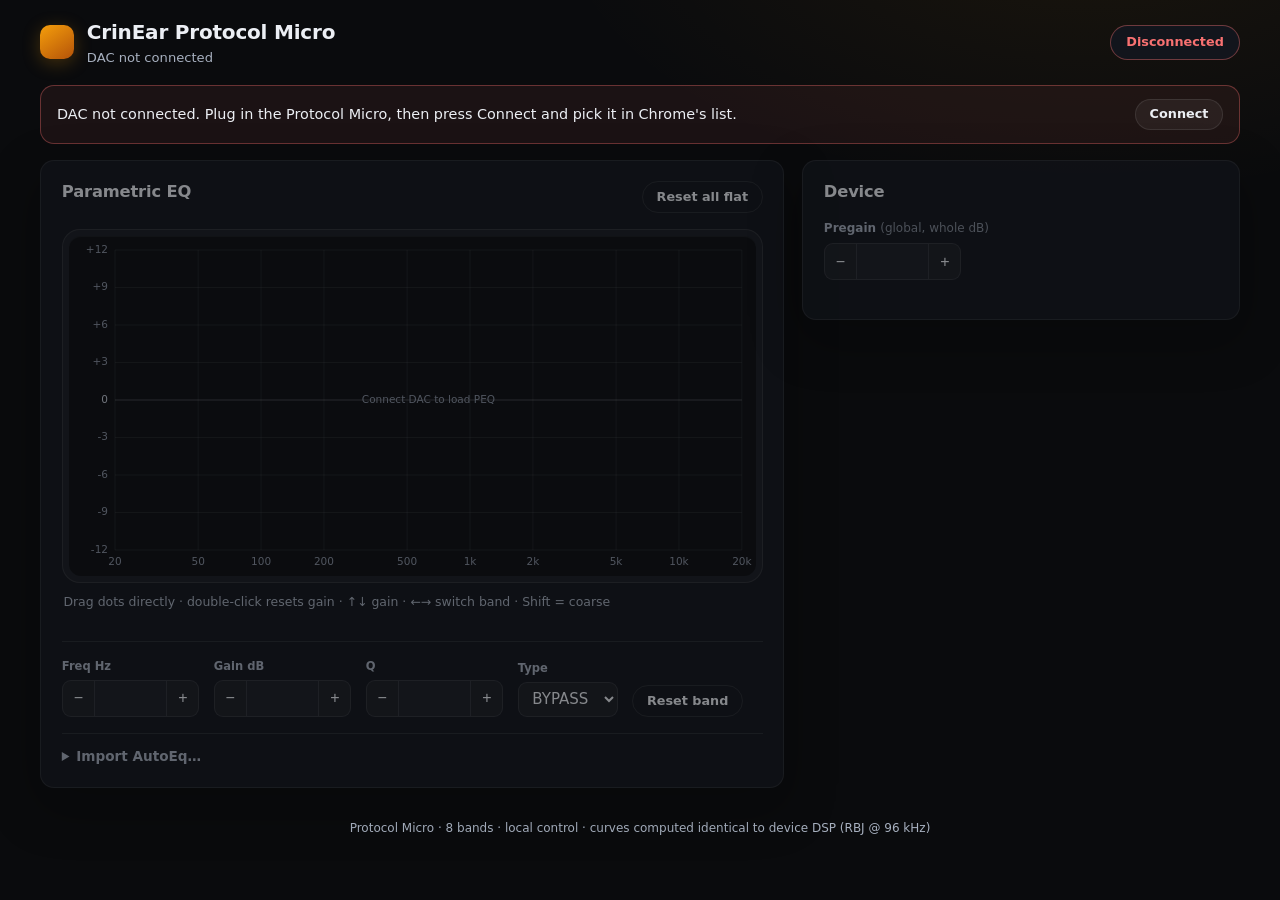
<file: micro-dac-extension/app.html>
<!DOCTYPE html>
<html lang="en">
<head>
<meta charset="utf-8">
<meta name="viewport" content="width=device-width, initial-scale=1.0">
<meta name="color-scheme" content="dark">
<title>Protocol Micro — PEQ</title>
<link rel="stylesheet" href="app.css">
</head>
<body>
<header class="topbar">
  <div class="brand">
    <span class="brand-mark" aria-hidden="true"></span>
    <div>
      <h1>CrinEar Protocol Micro</h1>
      <p id="device-line" class="device-line">Looking for DAC…</p>
    </div>
  </div>
  <div id="status-pill" class="pill" role="status">Connecting…</div>
</header>

<div id="offline-banner" class="banner" hidden>
  <span>DAC not connected. Plug in the Protocol Micro, then press Connect and pick it in Chrome's list.</span>
  <button id="retry-btn" type="button" class="btn small">Connect</button>
</div>

<main id="app" class="layout" aria-busy="true">
  <section class="panel wide" aria-labelledby="peq-h">
    <div class="panel-head">
      <h2 id="peq-h">Parametric EQ</h2>
      <div class="peq-actions">
        <span id="peq-status" class="mini-status"></span>
        <button id="reset-all" type="button" class="btn small ghost">Reset all flat</button>
      </div>
    </div>
    <div class="graph-shell">
      <canvas id="graph" tabindex="0" role="application"
        aria-label="EQ curve. Drag a band dot to change frequency and gain. Arrow keys adjust the selected band."></canvas>
    </div>
    <p class="hint">Drag dots directly &middot; double-click resets gain &middot;
      &uarr;&darr; gain &middot; &larr;&rarr; switch band &middot; Shift = coarse</p>
    <div id="chips" class="chips" role="listbox" aria-label="Bands"></div>
    <form id="editor" class="editor" autocomplete="off">
      <div class="field">
        <label for="f-freq">Freq Hz</label>
        <div class="stepper">
          <button type="button" data-step="freq,-1" aria-label="Frequency down">&minus;</button>
          <input id="f-freq" inputmode="numeric" pattern="[0-9]*">
          <button type="button" data-step="freq,1" aria-label="Frequency up">+</button>
        </div>
      </div>
      <div class="field">
        <label for="f-gain">Gain dB</label>
        <div class="stepper">
          <button type="button" data-step="gain,-0.1" aria-label="Gain down">&minus;</button>
          <input id="f-gain" inputmode="decimal">
          <button type="button" data-step="gain,0.1" aria-label="Gain up">+</button>
        </div>
      </div>
      <div class="field">
        <label for="f-q">Q</label>
        <div class="stepper">
          <button type="button" data-step="q,-0.01" aria-label="Q down">&minus;</button>
          <input id="f-q" inputmode="decimal">
          <button type="button" data-step="q,0.01" aria-label="Q up">+</button>
        </div>
      </div>
      <div class="field">
        <label for="f-type">Type</label>
        <select id="f-type">
          <option>BYPASS</option><option>PEAK</option><option>LSHELF</option>
          <option>HSHELF</option><option>LPF</option><option>HPF</option>
        </select>
      </div>
      <button id="reset-band" type="button" class="btn small ghost">Reset band</button>
    </form>
    <details id="import-box" class="import-box">
      <summary>Import AutoEq…</summary>
      <p class="hint">Paste AutoEq <em>ParametricEQ.txt</em> or pick the file.
        The preamp goes to the device pregain register (whole dB). Tick the box
        to fold it into the band gains instead.</p>
      <textarea id="import-text" rows="6" spellcheck="false" placeholder="Preamp: -1.9 dB&#10;Filter 1: ON PK Fc 35 Hz Gain -0.6 dB Q 1.200&#10;…"></textarea>
      <div class="import-row">
        <label class="check"><input id="import-preamp" type="checkbox"> Fold preamp into bands</label>
        <input id="import-file" type="file" accept=".txt,text/plain">
        <button id="import-btn" type="button" class="btn small primary">Import &amp; apply</button>
      </div>
    </details>
  </section>

  <section class="panel" aria-labelledby="dev-h">
    <div class="panel-head"><h2 id="dev-h">Device</h2></div>
    <div class="ctl-grid">
      <div class="ctl">
        <span class="ctl-label">Pregain <em>(global, whole dB)</em></span>
        <div class="stepper">
          <button type="button" id="pre-down" aria-label="Pregain down">&minus;</button>
          <input id="pre" type="number" min="-12" max="0" step="1" inputmode="numeric">
          <button type="button" id="pre-up" aria-label="Pregain up">+</button>
        </div>
      </div>
    </div>
    <p id="raw-line" class="raw"></p>
  </section>
</main>

<footer class="foot">Protocol Micro &middot; 8 bands &middot; local control &middot;
  curves computed identical to device DSP (RBJ @ 96 kHz)</footer>
<script src="autoeq.js"></script>
<script src="micro.js"></script>
<script src="app.js"></script>
</body>
</html>
</file>
<file: v4/styles.css>
:root {
  color-scheme: dark;
  --bg: #0a0b0d;
  --surface: #12151c;
  --shell: rgba(255, 255, 255, 0.03);
  --line: rgba(255, 255, 255, 0.09);
  --text: #eceff4;
  --sub: #a7b0bf;
  --accent: #f59e0b;
  --accent-soft: rgba(245, 158, 11, 0.14);
  --ok: #34d399;
  --bad: #f87171;
  --radius: 14px;
  --ease: cubic-bezier(0.32, 0.72, 0, 1);
  --sans: "Segoe UI", system-ui, -apple-system, sans-serif;
  --mono: ui-monospace, "Cascadia Mono", Consolas, monospace;
}
* { box-sizing: border-box; }
html { -webkit-text-size-adjust: 100%; }
body {
  margin: 0;
  background:
    radial-gradient(900px 480px at 85% -10%, rgba(245, 158, 11, 0.07), transparent 60%),
    var(--bg);
  color: var(--text);
  font-family: var(--sans);
  font-size: 15px;
  line-height: 1.45;
  min-height: 100dvh;
}
::selection { background: rgba(245, 158, 11, 0.35); }
::-webkit-scrollbar { width: 10px; height: 10px; }
::-webkit-scrollbar-track { background: transparent; }
::-webkit-scrollbar-thumb { background: rgba(255, 255, 255, 0.14); border-radius: 8px; border: 2px solid var(--bg); }
:focus-visible { outline: 2px solid var(--accent); outline-offset: 2px; border-radius: 6px; }

.topbar {
  display: flex; align-items: center; justify-content: space-between;
  gap: 1rem; padding: 1.1rem clamp(1rem, 4vw, 2.5rem);
}
.brand { display: flex; align-items: center; gap: 0.8rem; }
.brand-mark {
  width: 34px; height: 34px; border-radius: 10px; flex: none;
  background: linear-gradient(145deg, var(--accent), #b45309);
  box-shadow: 0 4px 18px rgba(245, 158, 11, 0.25);
}
h1 { font-size: 1.25rem; margin: 0; font-weight: 700; letter-spacing: -0.01em; }
h1 .vtag {
  font-size: 0.68rem; font-weight: 600; vertical-align: 0.2em;
  background: var(--accent-soft); color: var(--accent);
  border-radius: 999px; padding: 0.1em 0.55em; margin-left: 0.3em;
}
.device-line { margin: 0.1rem 0 0; color: var(--sub); font-size: 0.82rem; }
.pill {
  font-size: 0.8rem; font-weight: 600; white-space: nowrap;
  border: 1px solid var(--line); border-radius: 999px;
  padding: 0.45rem 0.95rem; background: var(--surface);
  transition: border-color 0.4s var(--ease), color 0.4s var(--ease);
}
.pill.ok { color: var(--ok); border-color: rgba(52, 211, 153, 0.35); }
.pill.busy { color: var(--accent); border-color: rgba(245, 158, 11, 0.4); }
.pill.bad { color: var(--bad); border-color: rgba(248, 113, 113, 0.4); }

.banner {
  margin: 0 clamp(1rem, 4vw, 2.5rem) 1rem;
  display: flex; align-items: center; justify-content: space-between; gap: 1rem;
  border: 1px solid rgba(248, 113, 113, 0.35); border-radius: var(--radius);
  padding: 0.8rem 1rem; background: rgba(248, 113, 113, 0.07);
  font-size: 0.9rem;
}

/* Author display:flex overrides the UA [hidden] rule, so re-hide explicitly. */
.banner[hidden] { display: none; }

.eq-warn {
  display: flex; align-items: center; justify-content: space-between; gap: 1rem;
  border: 1px solid rgba(245, 158, 11, 0.4); border-radius: var(--radius);
  padding: 0.65rem 0.9rem; margin-bottom: 0.8rem;
  background: var(--accent-soft); font-size: 0.82rem;
}
.eq-warn[hidden] { display: none; }

.import-box { margin-top: 1rem; border-top: 1px solid var(--line); padding-top: 0.8rem; }
.import-box summary { cursor: pointer; font-size: 0.85rem; font-weight: 600; color: var(--sub); }
.import-box summary:hover { color: var(--text); }
.import-box textarea {
  width: 100%; resize: vertical; min-height: 6rem;
  font-family: var(--mono); font-size: 0.75rem; color: var(--text);
  background: rgba(255, 255, 255, 0.04);
  border: 1px solid var(--line); border-radius: 9px;
  padding: 0.6rem 0.7rem; margin-top: 0.6rem;
}
.import-row { display: flex; flex-wrap: wrap; align-items: center; gap: 0.7rem; margin-top: 0.6rem; }
.import-row .check { display: inline-flex; align-items: center; gap: 0.4rem; font-size: 0.8rem; color: var(--sub); }
.import-row input[type="file"] { font-size: 0.78rem; color: var(--sub); max-width: 12rem; }
.import-row .btn { margin-left: auto; }

.layout {
  display: grid; gap: 1.1rem; align-items: start;
  grid-template-columns: minmax(0, 1.7fr) minmax(300px, 1fr);
  padding: 0 clamp(1rem, 4vw, 2.5rem) 2rem;
  max-width: 1280px; margin: 0 auto;
}
.panel {
  background: var(--surface);
  border: 1px solid var(--line);
  border-radius: var(--radius);
  padding: 1.2rem 1.3rem 1.3rem;
  box-shadow: 0 18px 50px rgba(0, 0, 0, 0.35);
}
.panel-head { display: flex; align-items: baseline; justify-content: space-between; gap: 1rem; margin-bottom: 1rem; }
h2 { font-size: 1.02rem; margin: 0; font-weight: 700; letter-spacing: -0.01em; }
.mini-status { font-size: 0.78rem; color: var(--sub); font-variant-numeric: tabular-nums; }
.mini-status.ok { color: var(--ok); }
.mini-status.bad { color: var(--bad); }
.peq-actions { display: flex; align-items: center; gap: 0.7rem; }

.eq-editors { min-width: 0; }
.seg.eq-tabs { margin-bottom: 0.8rem; padding: 4px; border-radius: 999px; background: var(--shell); }
.seg.eq-tabs button { border-radius: 999px; padding: 0.6rem 1rem; }
.seg.eq-tabs button + button { border-left: 0; }
.eq-tabs button[aria-selected="true"] { color: var(--accent); background: var(--accent-soft); }
[role="tabpanel"][hidden] { display: none; }
.geq-panel { padding: 1.5rem; }
.geq-eyebrow { display: block; color: var(--accent); font: 0.62rem var(--mono); letter-spacing: 0.12em; margin-bottom: 0.4rem; }
.geq-intro { color: var(--sub); font-size: 0.85rem; margin: 0 0 1.5rem; }
.geq-tray { padding: 6px; border: 1px solid var(--line); border-radius: 22px; background: var(--shell); overflow-x: auto; }
.geq-sliders { --fader-height: 260px; display: grid; grid-template-columns: 1.5rem repeat(10, minmax(0, 1fr)); gap: 0.35rem; min-width: 300px; padding: 1.25rem 0.7rem 1rem; border-radius: 16px; background: #0c0e12; box-shadow: inset 0 1px 1px rgba(255,255,255,0.06); }
.geq-scale { position: relative; height: var(--fader-height); color: #697384; font: 0.6rem var(--mono); }
.geq-scale span { position: absolute; right: 0; transform: translateY(-50%); }
.geq-scale span:first-child { top: 8px; }
.geq-scale span:nth-child(2) { top: 50%; color: var(--sub); }
.geq-scale span:last-child { top: calc(100% - 8px); }
.geq-row { display: grid; grid-template-rows: var(--fader-height) auto auto; justify-items: center; align-items: center; gap: 0.65rem; min-width: 0; }
.geq-row label { color: var(--sub); font: 0.72rem var(--mono); text-align: center; }
.geq-row label small { display: block; color: #697384; margin-top: 0.2rem; font-size: 0.55rem; }
.geq-row input[type="range"] { writing-mode: vertical-lr; direction: rtl; width: 100%; min-width: 0; height: var(--fader-height); margin: 0; }
.geq-row input[type="range"]::-webkit-slider-runnable-track { width: 4px; height: 100%; background: linear-gradient(to bottom, transparent calc(50% - 1px), var(--accent) calc(50% - 1px), var(--accent) calc(50% + 1px), transparent calc(50% + 1px)), rgba(255,255,255,0.12); }
.geq-row input[type="range"]::-webkit-slider-thumb { margin: 0 0 0 -6px; }
.geq-row input[type="range"]::-moz-range-track { width: 4px; height: 100%; background: linear-gradient(to bottom, transparent calc(50% - 1px), var(--accent) calc(50% - 1px), var(--accent) calc(50% + 1px), transparent calc(50% + 1px)), rgba(255,255,255,0.12); }
.geq-row input[type="number"] { appearance: textfield; min-width: 0; width: 100%; max-width: 4rem; background: var(--shell); color: var(--text); border: 1px solid var(--line); border-radius: 9px; padding: 0.45rem 0; font: 0.7rem var(--mono); text-align: center; }
.geq-row input[type="number"]::-webkit-inner-spin-button,
.geq-row input[type="number"]::-webkit-outer-spin-button { -webkit-appearance: none; margin: 0; }
.geq-footer { display: flex; align-items: center; justify-content: space-between; gap: 0.7rem; margin-top: 1rem; }
.geq-footer .mini-status { flex: 1; }
.geq-panel button:disabled { opacity: 0.4; cursor: default; }
@media (max-width: 480px) {
  .layout { grid-template-columns: minmax(0, 1fr); }
  .layout > .panel, .ctl { min-width: 0; }
  .ctl-grid { grid-template-columns: repeat(2, minmax(0, 1fr)); }
  .vol-row input[type="range"] { min-width: 0; }
  .geq-panel { padding: 1rem; }
  .geq-sliders { --fader-height: 220px; grid-template-columns: 1rem repeat(10, minmax(0, 1fr)); gap: 2px; padding: 1rem 0.35rem 0.75rem; }
  .geq-row label { font-size: 0.6rem; }
  .geq-row input[type="number"] { font-size: 0.58rem; letter-spacing: -0.04em; }
  .geq-footer { align-items: start; }
}

/* Graph in a machined tray: outer shell + inner core (double bezel). */
.graph-shell {
  background: var(--shell);
  border: 1px solid var(--line);
  border-radius: 18px;
  padding: 6px;
}
#graph {
  display: block; width: 100%; height: 340px;
  background: #0c0e12;
  border-radius: 12px;
  box-shadow: inset 0 1px 1px rgba(255, 255, 255, 0.06);
  cursor: grab; touch-action: none;
}
#graph.dragging { cursor: grabbing; }
#graph:focus-visible { outline-offset: 3px; }
.hint { color: var(--sub); font-size: 0.78rem; margin: 0.6rem 0.1rem 0; }

.chips { display: flex; flex-wrap: wrap; gap: 0.45rem; margin: 0.9rem 0 0; }
.chip {
  display: inline-flex; align-items: center; gap: 0.45rem;
  border: 1px solid var(--line); border-radius: 999px;
  background: transparent; color: var(--text);
  font: inherit; font-size: 0.78rem; font-variant-numeric: tabular-nums;
  padding: 0.35rem 0.7rem; cursor: pointer;
  transition: border-color 0.35s var(--ease), background 0.35s var(--ease);
}
.chip:hover { border-color: rgba(255, 255, 255, 0.25); }
.chip[aria-selected="true"] { border-color: var(--accent); background: var(--accent-soft); }
.chip .dot { width: 8px; height: 8px; border-radius: 50%; flex: none; }

.editor {
  display: flex; flex-wrap: wrap; gap: 0.9rem; align-items: end;
  margin-top: 1rem; padding-top: 1rem;
  border-top: 1px solid var(--line);
}
.field { display: grid; gap: 0.3rem; }
.field > label { font-size: 0.72rem; color: var(--sub); font-weight: 600; }
.stepper { display: flex; align-items: stretch; }
.stepper button {
  width: 2rem; border: 1px solid var(--line); background: rgba(255, 255, 255, 0.04);
  color: var(--text); font-size: 1rem; cursor: pointer;
  transition: background 0.3s var(--ease);
}
.stepper button:first-child { border-radius: 9px 0 0 9px; border-right: 0; }
.stepper button:last-child { border-radius: 0 9px 9px 0; border-left: 0; }
.stepper button:hover { background: rgba(255, 255, 255, 0.1); }
.stepper input, select, .editor select {
  font: inherit; color: var(--text);
  background: rgba(255, 255, 255, 0.04);
  border: 1px solid var(--line); border-radius: 9px;
  padding: 0.42rem 0.6rem; font-variant-numeric: tabular-nums;
}
.stepper input { width: 4.6rem; text-align: center; border-radius: 0; }
select { cursor: pointer; }
select option { background: var(--surface); }

.btn {
  font: inherit; font-weight: 600; cursor: pointer;
  border: 1px solid var(--line); border-radius: 999px;
  background: rgba(255, 255, 255, 0.05); color: var(--text);
  padding: 0.5rem 1.1rem;
  transition: transform 0.25s var(--ease), background 0.3s var(--ease), border-color 0.3s var(--ease);
}
.btn:hover { background: rgba(255, 255, 255, 0.1); }
.btn:active { transform: scale(0.97); }
.btn.small { font-size: 0.8rem; padding: 0.35rem 0.85rem; }
.btn.ghost { background: transparent; }
.btn.round { width: 2.1rem; height: 2.1rem; padding: 0; font-size: 1.05rem; line-height: 1; flex: none; }
.btn.primary { background: var(--accent); border-color: var(--accent); color: #1a1206; }
.btn.primary:hover { background: #fbbf24; }

.vol-row { display: flex; align-items: center; gap: 0.6rem; margin-bottom: 1.1rem; }
.vol-row .ico { width: 22px; height: 22px; color: var(--sub); flex: none; }
.vol-row output { font-variant-numeric: tabular-nums; font-weight: 700; min-width: 2.2em; text-align: right; }
input[type="range"] {
  -webkit-appearance: none; appearance: none; flex: 1; height: 22px; background: transparent; cursor: pointer;
}
input[type="range"]::-webkit-slider-runnable-track { height: 4px; border-radius: 2px; background: rgba(255, 255, 255, 0.14); }
input[type="range"]::-webkit-slider-thumb {
  -webkit-appearance: none; width: 16px; height: 16px; border-radius: 50%;
  background: var(--accent); margin-top: -6px;
  box-shadow: 0 2px 8px rgba(245, 158, 11, 0.45);
}
input[type="range"]::-moz-range-track { height: 4px; border-radius: 2px; background: rgba(255, 255, 255, 0.14); }
input[type="range"]::-moz-range-thumb { width: 16px; height: 16px; border: 0; border-radius: 50%; background: var(--accent); }

.ctl-grid { display: grid; grid-template-columns: 1fr 1fr; gap: 0.95rem 1rem; }
.ctl { display: grid; gap: 0.35rem; align-content: start; }
.ctl-label { font-size: 0.75rem; color: var(--sub); font-weight: 600; }
.ctl-label em { font-style: normal; opacity: 0.75; font-weight: 400; }
.seg { display: flex; border: 1px solid var(--line); border-radius: 10px; overflow: hidden; }
.seg button {
  flex: 1; font: inherit; font-size: 0.82rem; font-weight: 600;
  background: transparent; color: var(--sub);
  border: 0; padding: 0.5rem 0.3rem; cursor: pointer;
  transition: background 0.3s var(--ease), color 0.3s var(--ease);
}
.seg button + button { border-left: 1px solid var(--line); }
.seg button[aria-pressed="true"] { background: var(--accent-soft); color: var(--accent); }
.ctl select { width: 100%; font-size: 0.85rem; }
.raw { font-family: var(--mono); font-size: 0.72rem; color: var(--sub); margin: 1.1rem 0 0; word-break: break-all; }

.foot {
  text-align: center; color: var(--sub); font-size: 0.75rem;
  padding: 0 1rem 2rem;
}
main[aria-busy="true"] .panel { opacity: 0.55; pointer-events: none; }
#app.offline .panel { opacity: 0.55; pointer-events: none; }

@media (max-width: 1080px) {
  .layout { grid-template-columns: 1fr; }
}
@media (max-width: 768px) {
  .layout { padding: 0 1rem 1.5rem; }
  #graph { height: 300px; }
  .ctl-grid { grid-template-columns: 1fr 1fr; }
}
@media (prefers-reduced-motion: reduce) {
  *, *::before, *::after { transition: none !important; animation: none !important; }
}
</file>
<file: micro-dac-extension/app.css>
:root {
  color-scheme: dark;
  --bg: #0a0b0d;
  --surface: #12151c;
  --shell: rgba(255, 255, 255, 0.03);
  --line: rgba(255, 255, 255, 0.09);
  --text: #eceff4;
  --sub: #a7b0bf;
  --accent: #f59e0b;
  --accent-soft: rgba(245, 158, 11, 0.14);
  --ok: #34d399;
  --bad: #f87171;
  --radius: 14px;
  --ease: cubic-bezier(0.32, 0.72, 0, 1);
  --sans: "Segoe UI", system-ui, -apple-system, sans-serif;
  --mono: ui-monospace, "Cascadia Mono", Consolas, monospace;
}
* { box-sizing: border-box; }
html { -webkit-text-size-adjust: 100%; }
body {
  margin: 0;
  background:
    radial-gradient(900px 480px at 85% -10%, rgba(245, 158, 11, 0.07), transparent 60%),
    var(--bg);
  color: var(--text);
  font-family: var(--sans);
  font-size: 15px;
  line-height: 1.45;
  min-height: 100dvh;
}
::selection { background: rgba(245, 158, 11, 0.35); }
::-webkit-scrollbar { width: 10px; height: 10px; }
::-webkit-scrollbar-track { background: transparent; }
::-webkit-scrollbar-thumb { background: rgba(255, 255, 255, 0.14); border-radius: 8px; border: 2px solid var(--bg); }
:focus-visible { outline: 2px solid var(--accent); outline-offset: 2px; border-radius: 6px; }

.topbar {
  display: flex; align-items: center; justify-content: space-between;
  gap: 1rem; padding: 1.1rem clamp(1rem, 4vw, 2.5rem);
}
.brand { display: flex; align-items: center; gap: 0.8rem; }
.brand-mark {
  width: 34px; height: 34px; border-radius: 10px; flex: none;
  background: linear-gradient(145deg, var(--accent), #b45309);
  box-shadow: 0 4px 18px rgba(245, 158, 11, 0.25);
}
h1 { font-size: 1.25rem; margin: 0; font-weight: 700; letter-spacing: -0.01em; }
h1 .vtag {
  font-size: 0.68rem; font-weight: 600; vertical-align: 0.2em;
  background: var(--accent-soft); color: var(--accent);
  border-radius: 999px; padding: 0.1em 0.55em; margin-left: 0.3em;
}
.device-line { margin: 0.1rem 0 0; color: var(--sub); font-size: 0.82rem; }
.pill {
  font-size: 0.8rem; font-weight: 600; white-space: nowrap;
  border: 1px solid var(--line); border-radius: 999px;
  padding: 0.45rem 0.95rem; background: var(--surface);
  transition: border-color 0.4s var(--ease), color 0.4s var(--ease);
}
.pill.ok { color: var(--ok); border-color: rgba(52, 211, 153, 0.35); }
.pill.busy { color: var(--accent); border-color: rgba(245, 158, 11, 0.4); }
.pill.bad { color: var(--bad); border-color: rgba(248, 113, 113, 0.4); }

.banner {
  margin: 0 clamp(1rem, 4vw, 2.5rem) 1rem;
  display: flex; align-items: center; justify-content: space-between; gap: 1rem;
  border: 1px solid rgba(248, 113, 113, 0.35); border-radius: var(--radius);
  padding: 0.8rem 1rem; background: rgba(248, 113, 113, 0.07);
  font-size: 0.9rem;
}

/* Author display:flex overrides the UA [hidden] rule, so re-hide explicitly. */
.banner[hidden] { display: none; }

.eq-warn {
  display: flex; align-items: center; justify-content: space-between; gap: 1rem;
  border: 1px solid rgba(245, 158, 11, 0.4); border-radius: var(--radius);
  padding: 0.65rem 0.9rem; margin-bottom: 0.8rem;
  background: var(--accent-soft); font-size: 0.82rem;
}
.eq-warn[hidden] { display: none; }

.import-box { margin-top: 1rem; border-top: 1px solid var(--line); padding-top: 0.8rem; }
.import-box summary { cursor: pointer; font-size: 0.85rem; font-weight: 600; color: var(--sub); }
.import-box summary:hover { color: var(--text); }
.import-box textarea {
  width: 100%; resize: vertical; min-height: 6rem;
  font-family: var(--mono); font-size: 0.75rem; color: var(--text);
  background: rgba(255, 255, 255, 0.04);
  border: 1px solid var(--line); border-radius: 9px;
  padding: 0.6rem 0.7rem; margin-top: 0.6rem;
}
.import-row { display: flex; flex-wrap: wrap; align-items: center; gap: 0.7rem; margin-top: 0.6rem; }
.import-row .check { display: inline-flex; align-items: center; gap: 0.4rem; font-size: 0.8rem; color: var(--sub); }
.import-row input[type="file"] { font-size: 0.78rem; color: var(--sub); max-width: 12rem; }
.import-row .btn { margin-left: auto; }

.layout {
  display: grid; gap: 1.1rem; align-items: start;
  grid-template-columns: minmax(0, 1.7fr) minmax(300px, 1fr);
  padding: 0 clamp(1rem, 4vw, 2.5rem) 2rem;
  max-width: 1280px; margin: 0 auto;
}
.panel {
  background: var(--surface);
  border: 1px solid var(--line);
  border-radius: var(--radius);
  padding: 1.2rem 1.3rem 1.3rem;
  box-shadow: 0 18px 50px rgba(0, 0, 0, 0.35);
}
.panel-head { display: flex; align-items: baseline; justify-content: space-between; gap: 1rem; margin-bottom: 1rem; }
h2 { font-size: 1.02rem; margin: 0; font-weight: 700; letter-spacing: -0.01em; }
.mini-status { font-size: 0.78rem; color: var(--sub); font-variant-numeric: tabular-nums; }
.mini-status.ok { color: var(--ok); }
.mini-status.bad { color: var(--bad); }
.peq-actions { display: flex; align-items: center; gap: 0.7rem; }

/* Graph in a machined tray: outer shell + inner core (double bezel). */
.graph-shell {
  background: var(--shell);
  border: 1px solid var(--line);
  border-radius: 18px;
  padding: 6px;
}
#graph {
  display: block; width: 100%; height: 340px;
  background: #0c0e12;
  border-radius: 12px;
  box-shadow: inset 0 1px 1px rgba(255, 255, 255, 0.06);
  cursor: grab; touch-action: none;
}
#graph.dragging { cursor: grabbing; }
#graph:focus-visible { outline-offset: 3px; }
.hint { color: var(--sub); font-size: 0.78rem; margin: 0.6rem 0.1rem 0; }

.chips { display: flex; flex-wrap: wrap; gap: 0.45rem; margin: 0.9rem 0 0; }
.chip {
  display: inline-flex; align-items: center; gap: 0.45rem;
  border: 1px solid var(--line); border-radius: 999px;
  background: transparent; color: var(--text);
  font: inherit; font-size: 0.78rem; font-variant-numeric: tabular-nums;
  padding: 0.35rem 0.7rem; cursor: pointer;
  transition: border-color 0.35s var(--ease), background 0.35s var(--ease);
}
.chip:hover { border-color: rgba(255, 255, 255, 0.25); }
.chip[aria-selected="true"] { border-color: var(--accent); background: var(--accent-soft); }
.chip .dot { width: 8px; height: 8px; border-radius: 50%; flex: none; }

.editor {
  display: flex; flex-wrap: wrap; gap: 0.9rem; align-items: end;
  margin-top: 1rem; padding-top: 1rem;
  border-top: 1px solid var(--line);
}
.field { display: grid; gap: 0.3rem; }
.field > label { font-size: 0.72rem; color: var(--sub); font-weight: 600; }
.stepper { display: flex; align-items: stretch; }
.stepper button {
  width: 2rem; border: 1px solid var(--line); background: rgba(255, 255, 255, 0.04);
  color: var(--text); font-size: 1rem; cursor: pointer;
  transition: background 0.3s var(--ease);
}
.stepper button:first-child { border-radius: 9px 0 0 9px; border-right: 0; }
.stepper button:last-child { border-radius: 0 9px 9px 0; border-left: 0; }
.stepper button:hover { background: rgba(255, 255, 255, 0.1); }
.stepper input, select, .editor select {
  font: inherit; color: var(--text);
  background: rgba(255, 255, 255, 0.04);
  border: 1px solid var(--line); border-radius: 9px;
  padding: 0.42rem 0.6rem; font-variant-numeric: tabular-nums;
}
.stepper input { width: 4.6rem; text-align: center; border-radius: 0; }
select { cursor: pointer; }
select option { background: var(--surface); }

.btn {
  font: inherit; font-weight: 600; cursor: pointer;
  border: 1px solid var(--line); border-radius: 999px;
  background: rgba(255, 255, 255, 0.05); color: var(--text);
  padding: 0.5rem 1.1rem;
  transition: transform 0.25s var(--ease), background 0.3s var(--ease), border-color 0.3s var(--ease);
}
.btn:hover { background: rgba(255, 255, 255, 0.1); }
.btn:active { transform: scale(0.97); }
.btn.small { font-size: 0.8rem; padding: 0.35rem 0.85rem; }
.btn.ghost { background: transparent; }
.btn.round { width: 2.1rem; height: 2.1rem; padding: 0; font-size: 1.05rem; line-height: 1; flex: none; }
.btn.primary { background: var(--accent); border-color: var(--accent); color: #1a1206; }
.btn.primary:hover { background: #fbbf24; }

.vol-row { display: flex; align-items: center; gap: 0.6rem; margin-bottom: 1.1rem; }
.vol-row .ico { width: 22px; height: 22px; color: var(--sub); flex: none; }
.vol-row output { font-variant-numeric: tabular-nums; font-weight: 700; min-width: 2.2em; text-align: right; }
input[type="range"] {
  -webkit-appearance: none; appearance: none; flex: 1; height: 22px; background: transparent; cursor: pointer;
}
input[type="range"]::-webkit-slider-runnable-track { height: 4px; border-radius: 2px; background: rgba(255, 255, 255, 0.14); }
input[type="range"]::-webkit-slider-thumb {
  -webkit-appearance: none; width: 16px; height: 16px; border-radius: 50%;
  background: var(--accent); margin-top: -6px;
  box-shadow: 0 2px 8px rgba(245, 158, 11, 0.45);
}
input[type="range"]::-moz-range-track { height: 4px; border-radius: 2px; background: rgba(255, 255, 255, 0.14); }
input[type="range"]::-moz-range-thumb { width: 16px; height: 16px; border: 0; border-radius: 50%; background: var(--accent); }

.ctl-grid { display: grid; grid-template-columns: 1fr 1fr; gap: 0.95rem 1rem; }
.ctl { display: grid; gap: 0.35rem; align-content: start; }
.ctl-label { font-size: 0.75rem; color: var(--sub); font-weight: 600; }
.ctl-label em { font-style: normal; opacity: 0.75; font-weight: 400; }
.seg { display: flex; border: 1px solid var(--line); border-radius: 10px; overflow: hidden; }
.seg button {
  flex: 1; font: inherit; font-size: 0.82rem; font-weight: 600;
  background: transparent; color: var(--sub);
  border: 0; padding: 0.5rem 0.3rem; cursor: pointer;
  transition: background 0.3s var(--ease), color 0.3s var(--ease);
}
.seg button + button { border-left: 1px solid var(--line); }
.seg button[aria-pressed="true"] { background: var(--accent-soft); color: var(--accent); }
.ctl select { width: 100%; font-size: 0.85rem; }
.raw { font-family: var(--mono); font-size: 0.72rem; color: var(--sub); margin: 1.1rem 0 0; word-break: break-all; }

.foot {
  text-align: center; color: var(--sub); font-size: 0.75rem;
  padding: 0 1rem 2rem;
}
main[aria-busy="true"] .panel { opacity: 0.55; pointer-events: none; }
#app.offline .panel { opacity: 0.55; pointer-events: none; }

@media (max-width: 1080px) {
  .layout { grid-template-columns: 1fr; }
}
@media (max-width: 768px) {
  .layout { padding: 0 1rem 1.5rem; }
  #graph { height: 300px; }
  .ctl-grid { grid-template-columns: 1fr 1fr; }
}
@media (prefers-reduced-motion: reduce) {
  *, *::before, *::after { transition: none !important; animation: none !important; }
}
</file>
